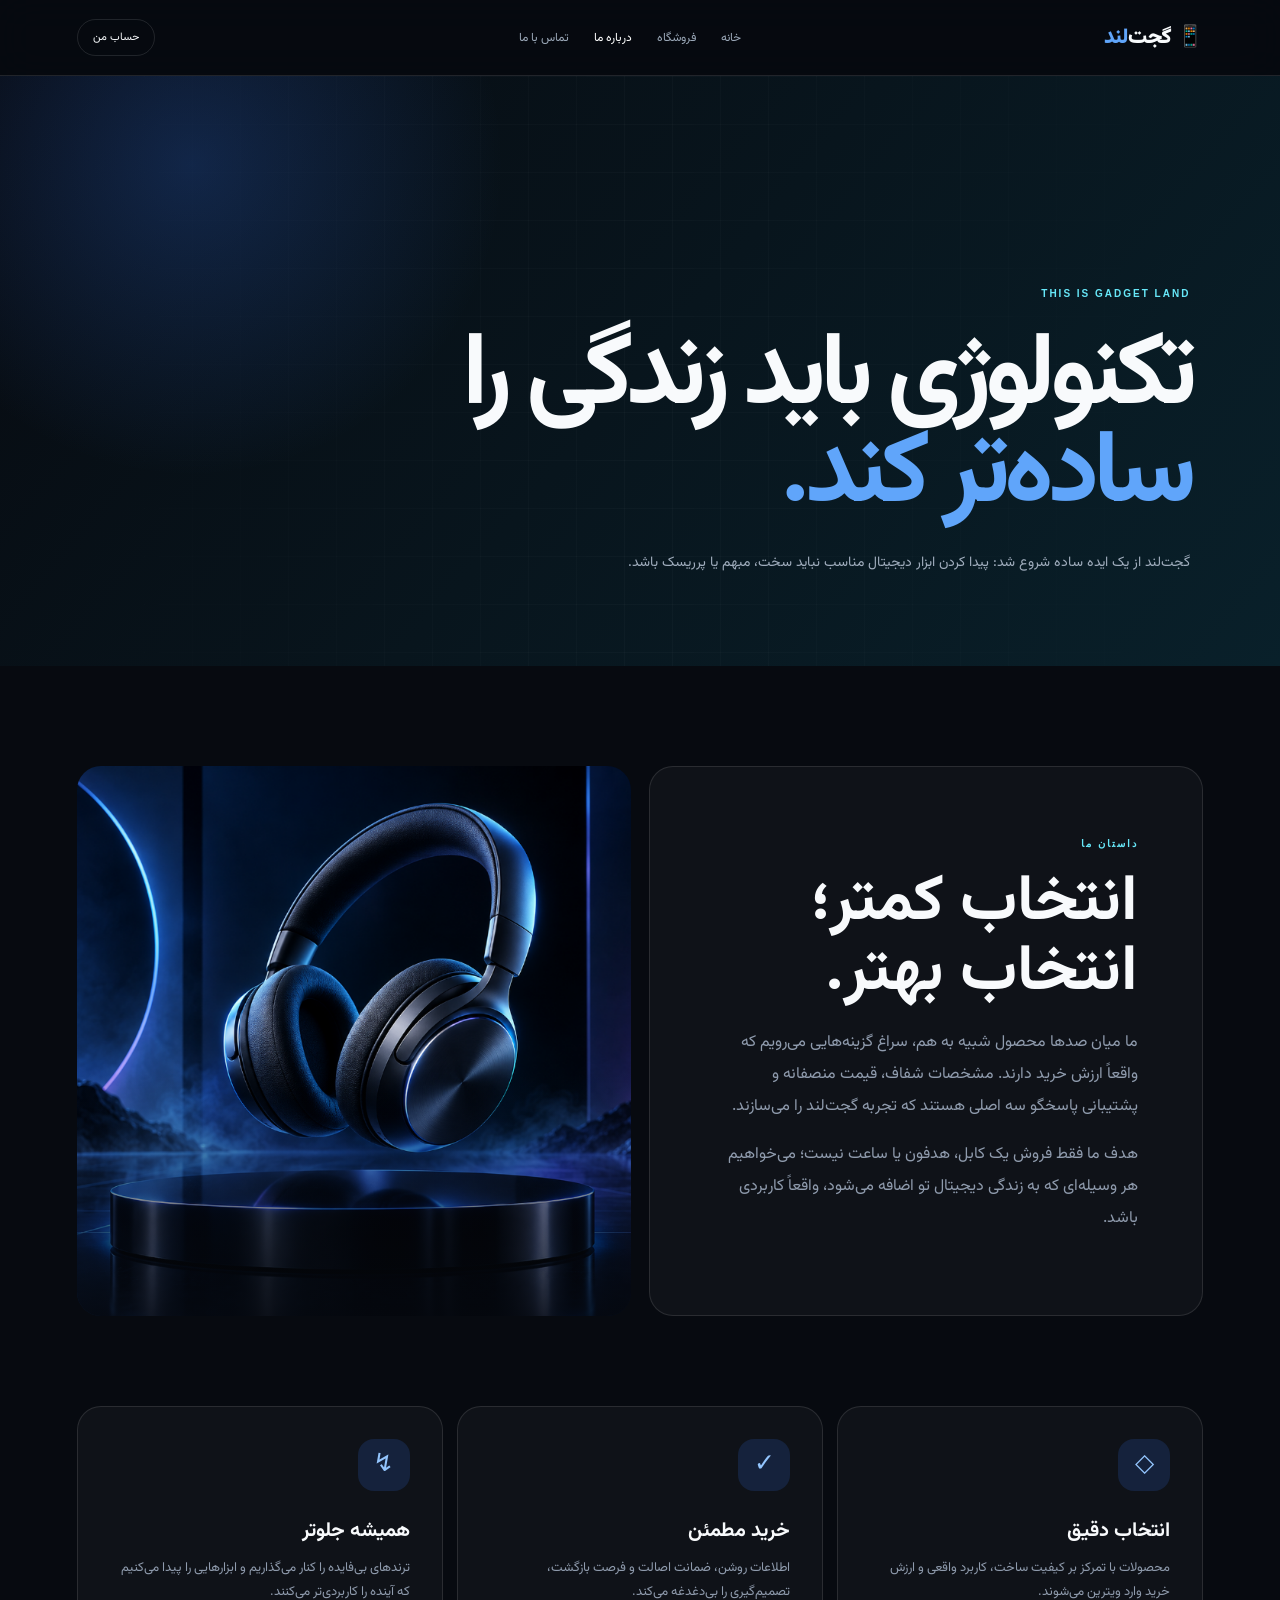
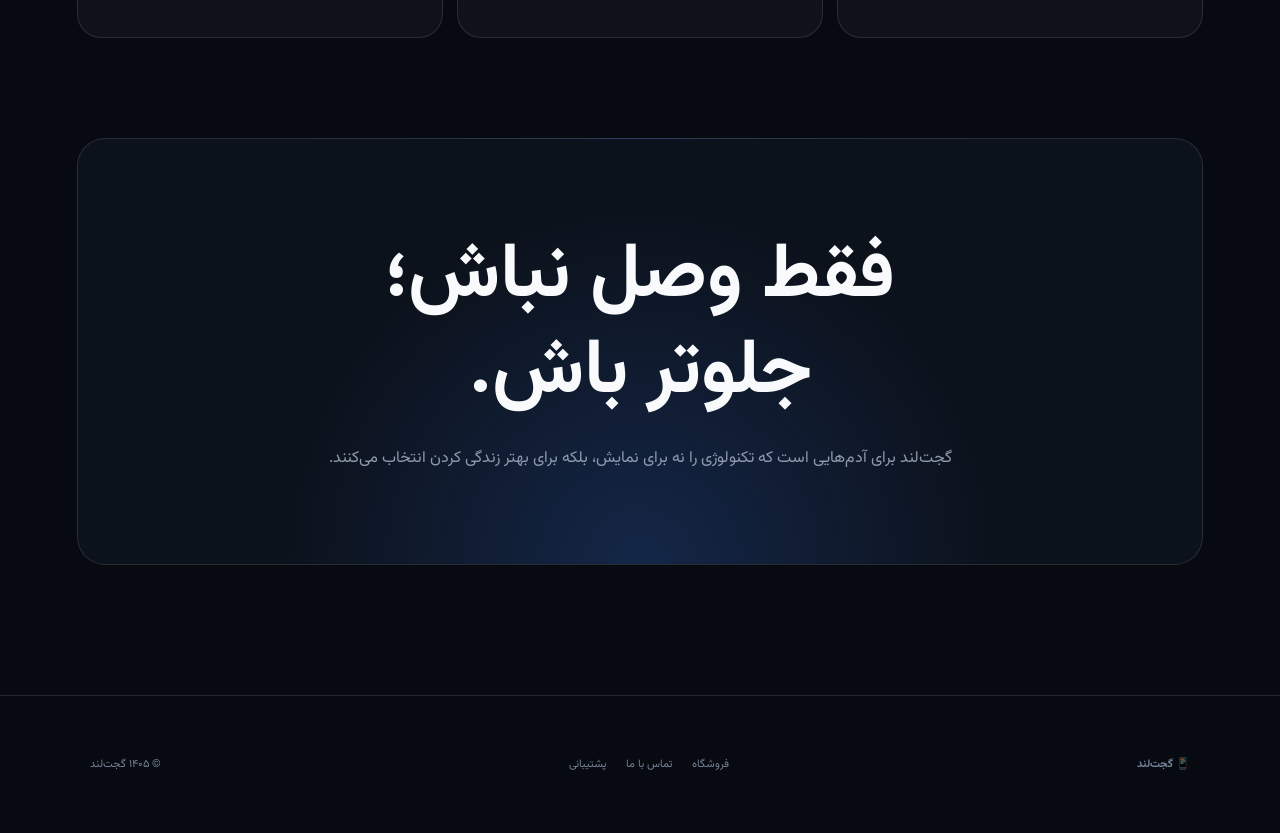
<file: about.html>
<!doctype html>
<html lang="fa" dir="rtl"><head><meta charset="UTF-8"><meta name="viewport" content="width=device-width,initial-scale=1"><meta name="description" content="درباره گجت‌لند؛ فروشگاهی برای انتخاب مطمئن‌تر گجت و لوازم جانبی"><title>درباره ما | گجت‌لند</title><link rel="preconnect" href="https://fonts.googleapis.com"><link rel="preconnect" href="https://fonts.gstatic.com" crossorigin><link href="https://fonts.googleapis.com/css2?family=Vazirmatn:wght@300;400;500;600;700;800;900&display=swap" rel="stylesheet"><link rel="stylesheet" href="info-pages.css?v=1"></head>
<body><header class="info-header"><a class="info-logo" href="index.html">📱 گجت<i>‌لند</i></a><nav><a href="index.html">خانه</a><a href="shop.html">فروشگاه</a><a class="active" href="about.html">درباره ما</a><a href="contact.html">تماس با ما</a></nav><a class="info-account" href="account.html">حساب من</a></header>
<main><section class="info-hero"><div class="info-hero-copy"><span class="eyebrow">THIS IS GADGET LAND</span><h1>تکنولوژی باید زندگی را <i>ساده‌تر کند.</i></h1><p>گجت‌لند از یک ایده ساده شروع شد: پیدا کردن ابزار دیجیتال مناسب نباید سخت، مبهم یا پرریسک باشد.</p></div></section>
<div class="info-main"><section class="story-grid"><div class="story-copy"><span class="eyebrow">داستان ما</span><h2>انتخاب کمتر؛ انتخاب بهتر.</h2><p>ما میان صدها محصول شبیه به هم، سراغ گزینه‌هایی می‌رویم که واقعاً ارزش خرید دارند. مشخصات شفاف، قیمت منصفانه و پشتیبانی پاسخگو سه اصلی هستند که تجربه گجت‌لند را می‌سازند.</p><p>هدف ما فقط فروش یک کابل، هدفون یا ساعت نیست؛ می‌خواهیم هر وسیله‌ای که به زندگی دیجیتال تو اضافه می‌شود، واقعاً کاربردی باشد.</p></div><div class="story-visual"><img src="assets/home/headphones-studio-web.png" alt="هدفون حرفه‌ای در استودیوی گجت‌لند"></div></section>
<section class="values"><article><span>◇</span><h3>انتخاب دقیق</h3><p>محصولات با تمرکز بر کیفیت ساخت، کاربرد واقعی و ارزش خرید وارد ویترین می‌شوند.</p></article><article><span>✓</span><h3>خرید مطمئن</h3><p>اطلاعات روشن، ضمانت اصالت و فرصت بازگشت، تصمیم‌گیری را بی‌دغدغه می‌کند.</p></article><article><span>↯</span><h3>همیشه جلوتر</h3><p>ترندهای بی‌فایده را کنار می‌گذاریم و ابزارهایی را پیدا می‌کنیم که آینده را کاربردی‌تر می‌کنند.</p></article></section>
<section class="manifesto"><h2>فقط وصل نباش؛<br>جلوتر باش.</h2><p>گجت‌لند برای آدم‌هایی است که تکنولوژی را نه برای نمایش، بلکه برای بهتر زندگی کردن انتخاب می‌کنند.</p></section></div></main>
<footer class="info-footer"><b>📱 گجت‌لند</b><nav><a href="shop.html">فروشگاه</a><a href="contact.html">تماس با ما</a><a href="index.html#support">پشتیبانی</a></nav><span>© ۱۴۰۵ گجت‌لند</span></footer></body></html>
</file>
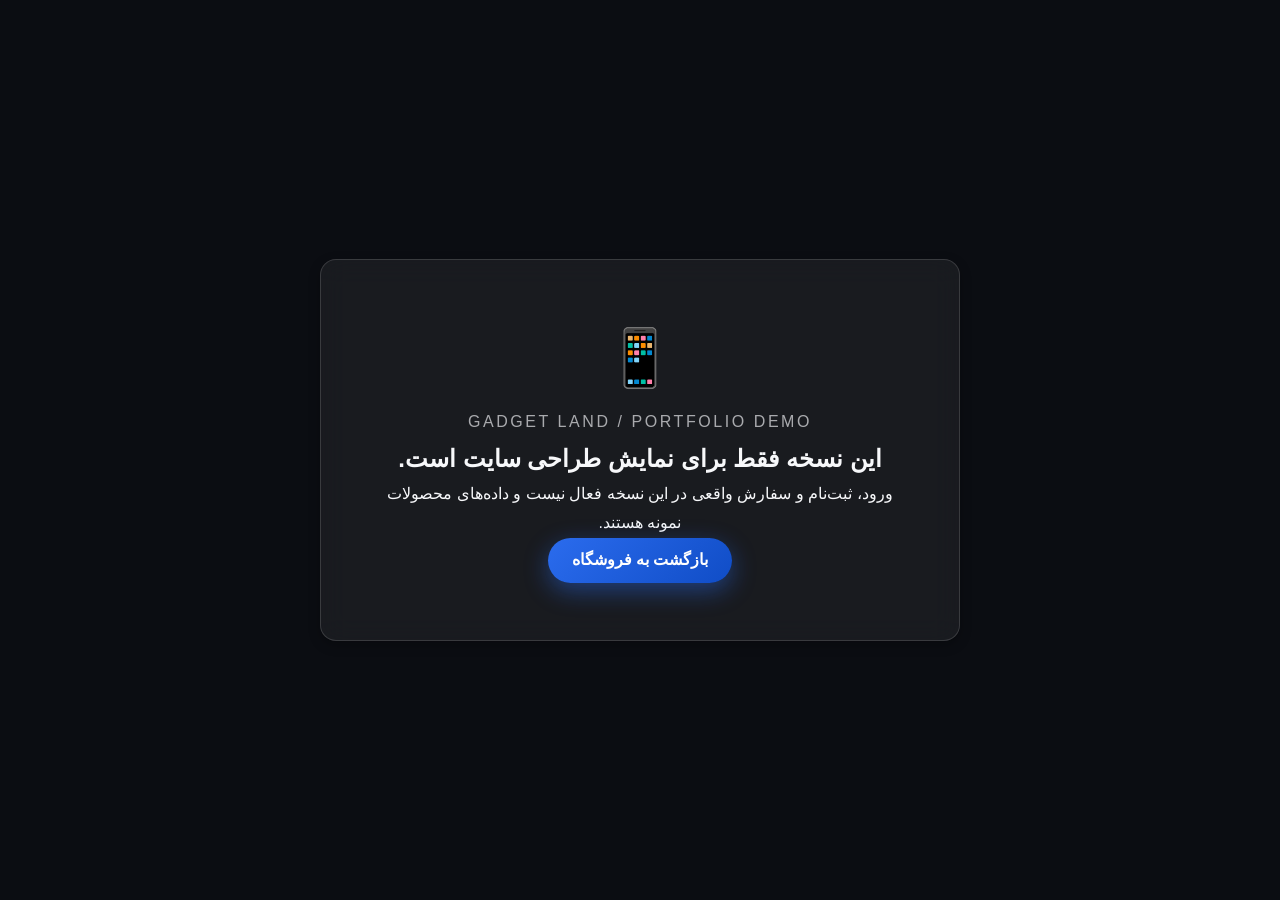
<file: account.html>
<!doctype html><html lang="fa" dir="rtl"><head><meta charset="utf-8"><meta name="viewport" content="width=device-width,initial-scale=1"><title>حساب کاربری | گجت‌لند</title><link rel="stylesheet" href="css/style.css?v=4"></head><body><main style="min-height:100vh;display:grid;place-items:center;padding:32px"><section class="glass" style="max-width:640px;width:100%;padding:48px;text-align:center"><div style="font-size:56px">📱</div><p style="letter-spacing:.16em;text-transform:uppercase;opacity:.65">GADGET LAND / PORTFOLIO DEMO</p><h1>این نسخه فقط برای نمایش طراحی سایت است.</h1><p>ورود، ثبت‌نام و سفارش واقعی در این نسخه فعال نیست و داده‌های محصولات نمونه هستند.</p><a class="btn btn-primary" href="shop.html">بازگشت به فروشگاه</a></section></main></body></html>
</file>
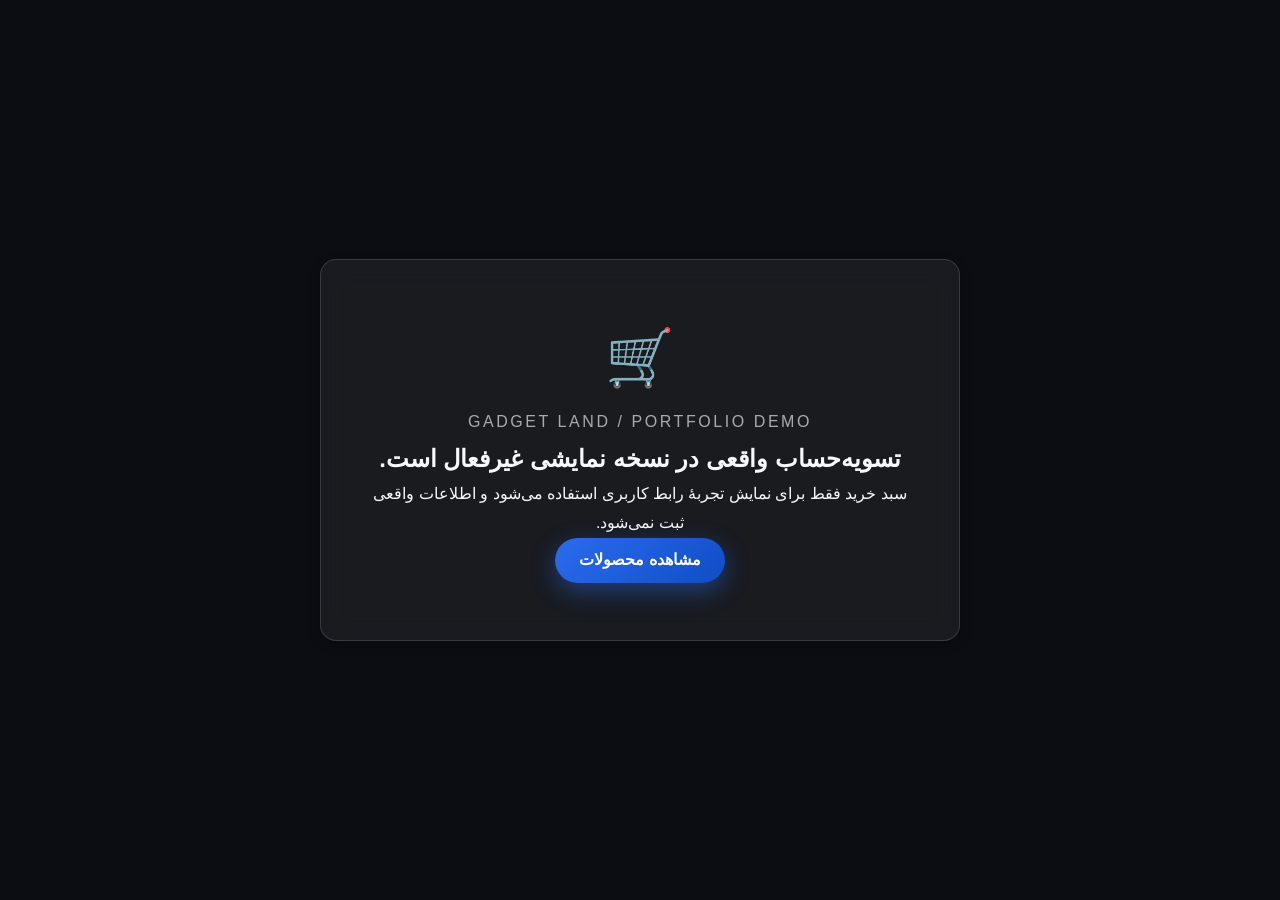
<file: checkout.html>
<!doctype html><html lang="fa" dir="rtl"><head><meta charset="utf-8"><meta name="viewport" content="width=device-width,initial-scale=1"><title>سبد خرید | گجت‌لند</title><link rel="stylesheet" href="css/style.css?v=4"></head><body><main style="min-height:100vh;display:grid;place-items:center;padding:32px"><section class="glass" style="max-width:640px;width:100%;padding:48px;text-align:center"><div style="font-size:56px">🛒</div><p style="letter-spacing:.16em;text-transform:uppercase;opacity:.65">GADGET LAND / PORTFOLIO DEMO</p><h1>تسویه‌حساب واقعی در نسخه نمایشی غیرفعال است.</h1><p>سبد خرید فقط برای نمایش تجربهٔ رابط کاربری استفاده می‌شود و اطلاعات واقعی ثبت نمی‌شود.</p><a class="btn btn-primary" href="shop.html">مشاهده محصولات</a></section></main></body></html>
</file>
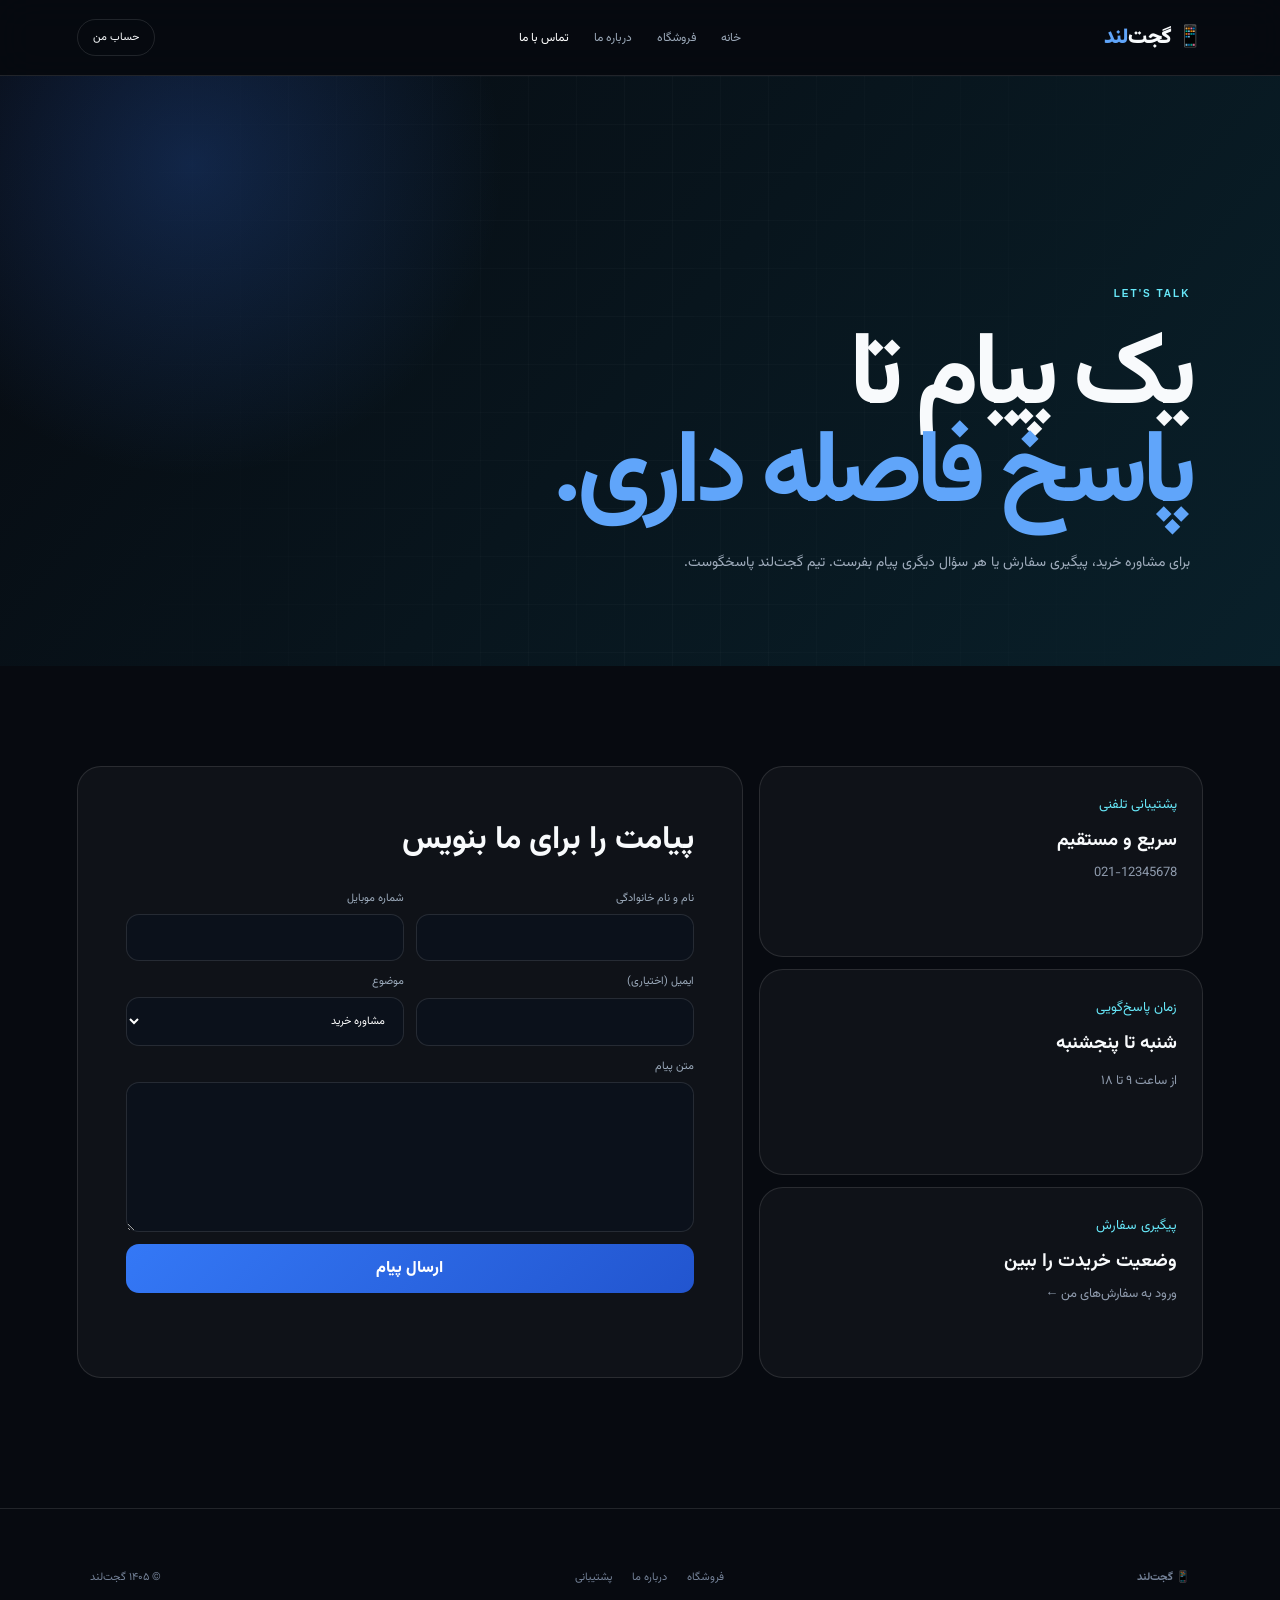
<file: contact.html>
<!doctype html>
<html lang="fa" dir="rtl"><head><meta charset="UTF-8"><meta name="viewport" content="width=device-width,initial-scale=1"><meta name="description" content="تماس با پشتیبانی گجت‌لند"><title>تماس با ما | گجت‌لند</title><link rel="preconnect" href="https://fonts.googleapis.com"><link rel="preconnect" href="https://fonts.gstatic.com" crossorigin><link href="https://fonts.googleapis.com/css2?family=Vazirmatn:wght@300;400;500;600;700;800;900&display=swap" rel="stylesheet"><link rel="stylesheet" href="info-pages.css?v=1"></head>
<body><header class="info-header"><a class="info-logo" href="index.html">📱 گجت<i>‌لند</i></a><nav><a href="index.html">خانه</a><a href="shop.html">فروشگاه</a><a href="about.html">درباره ما</a><a class="active" href="contact.html">تماس با ما</a></nav><a class="info-account" href="account.html">حساب من</a></header>
<main><section class="info-hero"><div class="info-hero-copy"><span class="eyebrow">LET'S TALK</span><h1>یک پیام تا <i>پاسخ فاصله داری.</i></h1><p>برای مشاوره خرید، پیگیری سفارش یا هر سؤال دیگری پیام بفرست. تیم گجت‌لند پاسخگوست.</p></div></section>
<div class="info-main"><section class="contact-intro"><div class="contact-list"><article class="contact-card"><small>پشتیبانی تلفنی</small><h3>سریع و مستقیم</h3><a data-support-phone href="contact.html">شماره پشتیبانی در حال دریافت است…</a></article><article class="contact-card"><small>زمان پاسخ‌گویی</small><h3>شنبه تا پنجشنبه</h3><p>از ساعت ۹ تا ۱۸</p></article><article class="contact-card"><small>پیگیری سفارش</small><h3>وضعیت خریدت را ببین</h3><a href="account.html#orders">ورود به سفارش‌های من ←</a></article></div>
<form class="contact-form" id="contactForm" novalidate><h2>پیامت را برای ما بنویس</h2><div class="form-grid"><label class="field"><span>نام و نام خانوادگی</span><input name="name" minlength="2" maxlength="120" required></label><label class="field"><span>شماره موبایل</span><input name="phone" inputmode="tel" maxlength="20" required></label><label class="field"><span>ایمیل (اختیاری)</span><input name="email" type="email" maxlength="190"></label><label class="field"><span>موضوع</span><select name="subject"><option>مشاوره خرید</option><option>پیگیری سفارش</option><option>خدمات پس از فروش</option><option>پیشنهاد و همکاری</option><option>سایر موارد</option></select></label><label class="field field-full"><span>متن پیام</span><textarea name="message" minlength="10" maxlength="3000" required></textarea></label><button class="contact-submit field-full" type="submit">ارسال پیام</button></div><p class="form-status" id="contactStatus" role="status" aria-live="polite"></p></form></section></div></main>
<footer class="info-footer"><b>📱 گجت‌لند</b><nav><a href="shop.html">فروشگاه</a><a href="about.html">درباره ما</a><a href="index.html#support">پشتیبانی</a></nav><span>© ۱۴۰۵ گجت‌لند</span></footer><script src="js/demo-data.js"></script><script src="contact.js?v=1"></script></body></html>
</file>
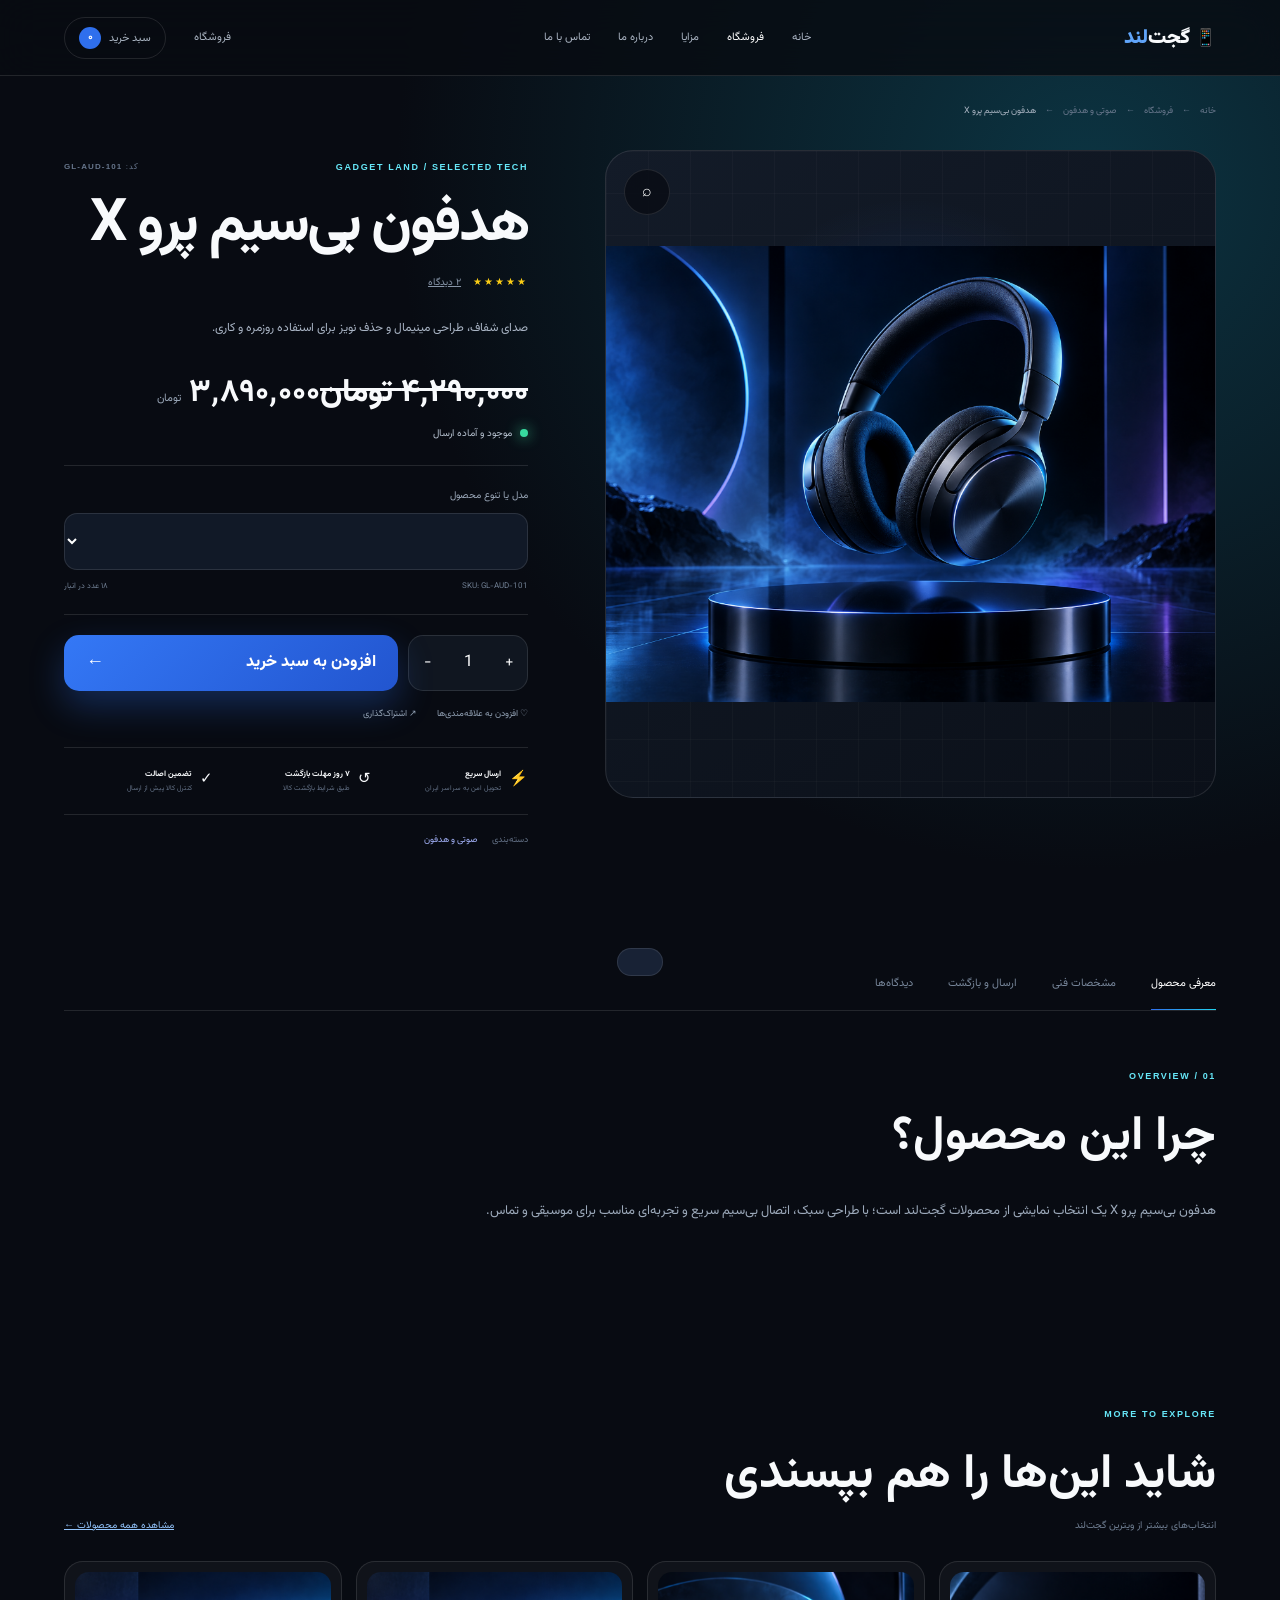
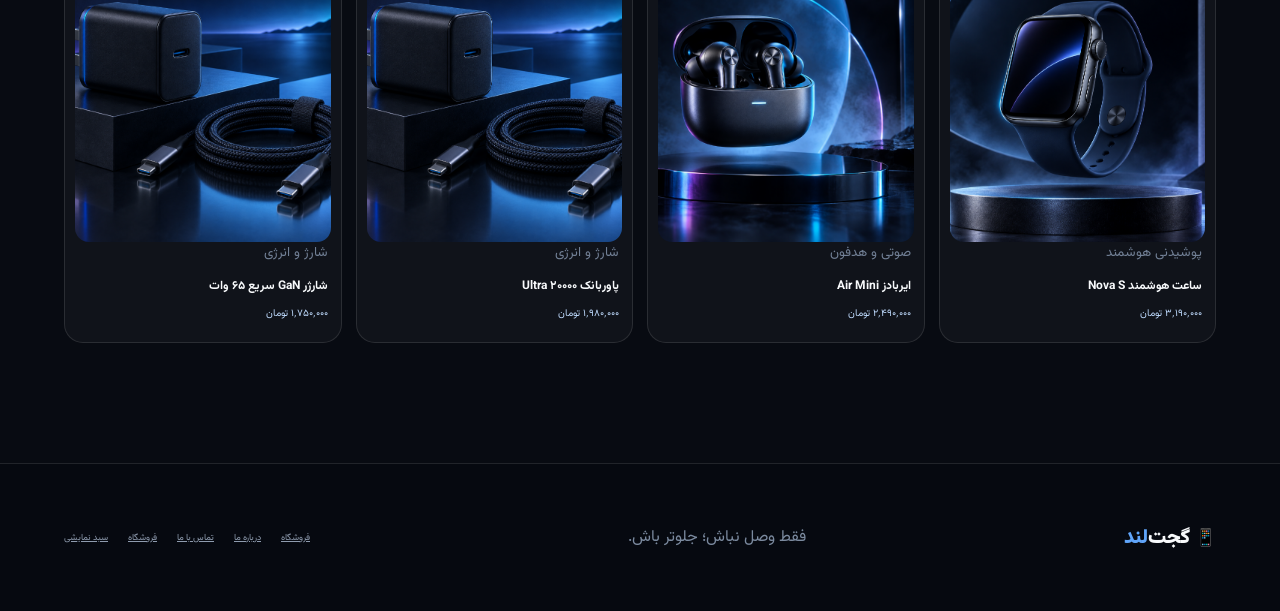
<file: product.html>
<!doctype html>
<html lang="fa" dir="rtl">
<head>
  <meta charset="UTF-8">
  <meta name="viewport" content="width=device-width,initial-scale=1">
  <meta name="description" content="مشاهده مشخصات، مدل‌ها، موجودی و خرید محصول از گجت‌لند">
  <title>محصول | گجت‌لند</title>
  <link rel="preconnect" href="https://fonts.googleapis.com">
  <link rel="preconnect" href="https://fonts.gstatic.com" crossorigin>
  <link href="https://fonts.googleapis.com/css2?family=Vazirmatn:wght@300;400;500;600;700;800;900&display=swap" rel="stylesheet">
  <link rel="stylesheet" href="product-detail.css?v=21">
</head>
<body class="product-page">
  <header class="product-header">
    <a class="product-logo" href="index.html"><span>📱</span> گجت<span>‌لند</span></a>
    <nav aria-label="منوی اصلی"><a href="index.html">خانه</a><a href="shop.html" class="active">فروشگاه</a><a href="index.html#features">مزایا</a><a href="about.html">درباره ما</a><a href="contact.html">تماس با ما</a></nav>
    <div class="header-actions"><a href="shop.html">فروشگاه</a><a class="header-cart" href="checkout.html">سبد خرید <b class="cart-count">۰</b></a></div>
  </header>

  <main>
    <nav class="breadcrumbs" aria-label="مسیر صفحه"><a href="index.html">خانه</a><span>←</span><a href="shop.html">فروشگاه</a><span>←</span><a class="crumb-category" href="shop.html">محصول</a><span>←</span><span class="crumb-name">در حال دریافت…</span></nav>

    <section class="product-layout" aria-live="polite">
      <div class="gallery">
        <div class="gallery-stage"><div class="image-loading"><span></span><p>در حال دریافت تصویر محصول…</p></div></div>
        <div class="thumbnails" aria-label="تصاویر محصول"></div>
      </div>

      <article class="summary">
        <div class="summary-top"><span class="category-label">GADGET LAND / SELECTED TECH</span><span class="product-code">کد: <b class="meta-sku">—</b></span></div>
        <h1 class="product-name">در حال بارگذاری محصول…</h1>
        <div class="rating"><span>☆ ☆ ☆ ☆ ☆</span><a href="#reviews">بدون دیدگاه</a></div>
        <p class="short-description">اطلاعات محصول از فروشگاه دریافت می‌شود.</p>
        <div class="price"></div>
        <div class="availability"><i></i><span class="stock-text">در حال بررسی موجودی…</span></div>

        <div class="variation-box">
          <label for="variant-select">مدل یا تنوع محصول</label>
          <select class="variant-select" id="variant-select"></select>
          <div class="variant-meta"><span class="selected-sku"></span><span class="selected-stock"></span></div>
        </div>

        <div class="buy-row">
          <div class="quantity" aria-label="تعداد"><button class="qty-plus" type="button" aria-label="افزایش تعداد">+</button><input class="qty" value="1" inputmode="numeric" aria-label="تعداد"><button class="qty-minus" type="button" aria-label="کاهش تعداد">−</button></div>
          <button class="add-product" type="button"><span>افزودن به سبد خرید</span><i>←</i></button>
        </div>
        <div class="secondary-actions"><button class="wishlist" type="button" aria-pressed="false">♡ افزودن به علاقه‌مندی‌ها</button><button class="share" type="button">↗ اشتراک‌گذاری</button></div>

        <div class="purchase-benefits">
          <div><i>⚡</i><span><b>ارسال سریع</b><small>تحویل امن به سراسر ایران</small></span></div>
          <div><i>↺</i><span><b>۷ روز مهلت بازگشت</b><small>طبق شرایط بازگشت کالا</small></span></div>
          <div><i>✓</i><span><b>تضمین اصالت</b><small>کنترل کالا پیش از ارسال</small></span></div>
        </div>
        <div class="product-meta"><span>دسته‌بندی</span><a class="meta-category" href="shop.html">—</a></div>
      </article>
    </section>

    <section class="information">
      <div class="tabs" role="tablist" aria-label="اطلاعات محصول"><button class="active" data-tab="description" type="button">معرفی محصول</button><button data-tab="specs" type="button">مشخصات فنی</button><button data-tab="shipping" type="button">ارسال و بازگشت</button><button data-tab="reviews" type="button">دیدگاه‌ها</button></div>
      <article class="tab-panel active" data-panel="description"><span class="section-index">01 / OVERVIEW</span><h2>چرا این محصول؟</h2><p class="full-description"></p></article>
      <article class="tab-panel" data-panel="specs"><span class="section-index">02 / TECH SPECS</span><h2>جزئیات فنی، بدون ابهام</h2><dl class="spec-list"></dl></article>
      <article class="tab-panel" data-panel="shipping"><span class="section-index">03 / DELIVERY</span><h2>خرید مطمئن تا لحظه تحویل</h2><p>سفارش پس از کنترل موجودی و سلامت کالا با بسته‌بندی ایمن ارسال می‌شود. برای درخواست بازگشت، تا ۷ روز پس از تحویل از بخش سفارش‌های حساب کاربری اقدام کنید؛ کالا باید در شرایط اولیه باشد.</p><a class="inline-link" href="shop.html">ادامه تماشا در فروشگاه ←</a></article>
      <article class="tab-panel" data-panel="reviews" id="reviews"><span class="section-index">04 / REVIEWS</span><h2>دیدگاه خریداران</h2><div class="empty-reviews"><b>هنوز دیدگاهی ثبت نشده است.</b><p>تجربه شما می‌تواند انتخاب بعدی را ساده‌تر کند.</p></div></article>
    </section>

    <section class="related"><span class="section-index">MORE TO EXPLORE</span><div class="related-head"><div><h2>شاید این‌ها را هم بپسندی</h2><p>انتخاب‌های بیشتر از ویترین گجت‌لند</p></div><a href="shop.html">مشاهده همه محصولات ←</a></div><div class="related-grid"></div></section>
  </main>

  <footer class="product-footer"><a class="product-logo" href="index.html"><span>📱</span> گجت<span>‌لند</span></a><p>فقط وصل نباش؛ جلوتر باش.</p><nav><a href="shop.html">فروشگاه</a><a href="about.html">درباره ما</a><a href="contact.html">تماس با ما</a><a href="shop.html">فروشگاه</a><a href="checkout.html">سبد نمایشی</a></nav></footer>
  <div class="lightbox" role="dialog" aria-modal="true" aria-label="نمای بزرگ تصویر"><button type="button" aria-label="بستن">×</button><img alt="نمای بزرگ محصول"></div>
  <div class="notice" role="status" aria-live="polite"></div>
  <script src="js/demo-data.js"></script>
  <script src="product-detail.js?v=1"></script>
</body>
</html>
</file>
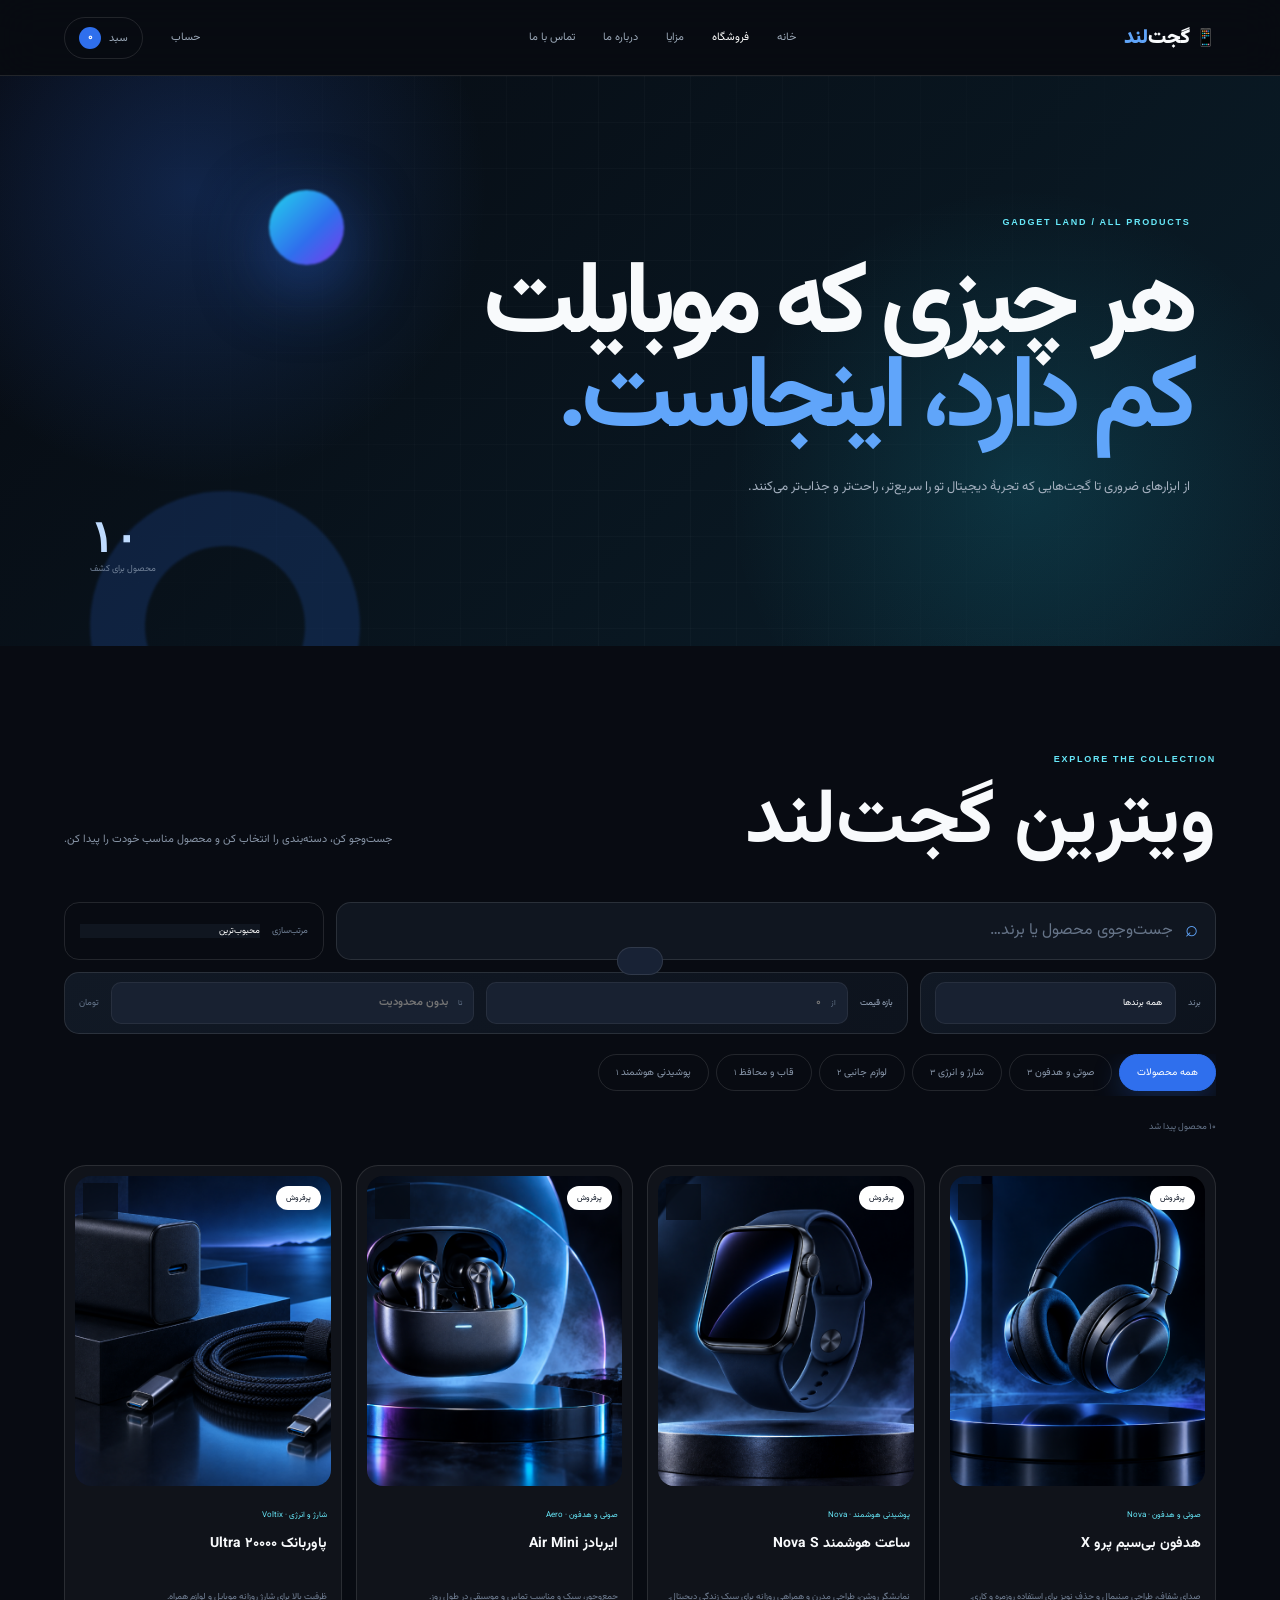
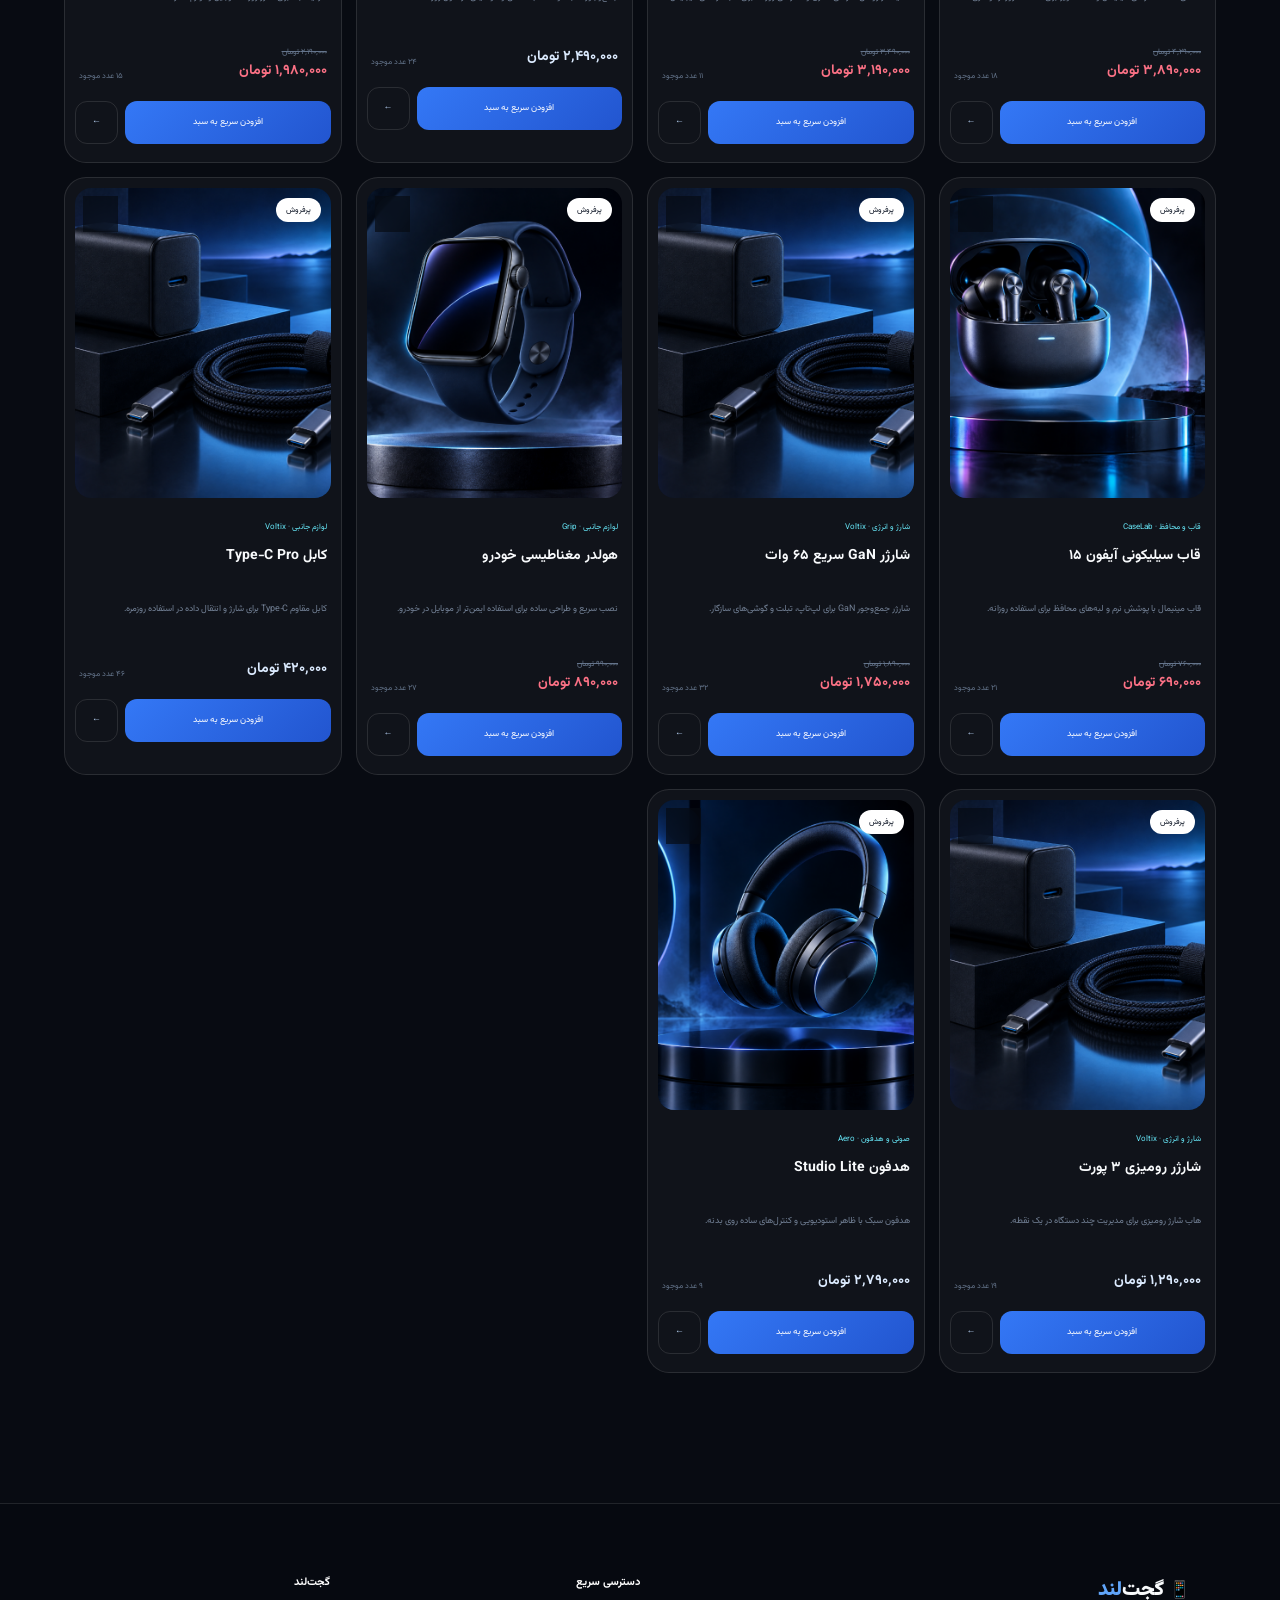
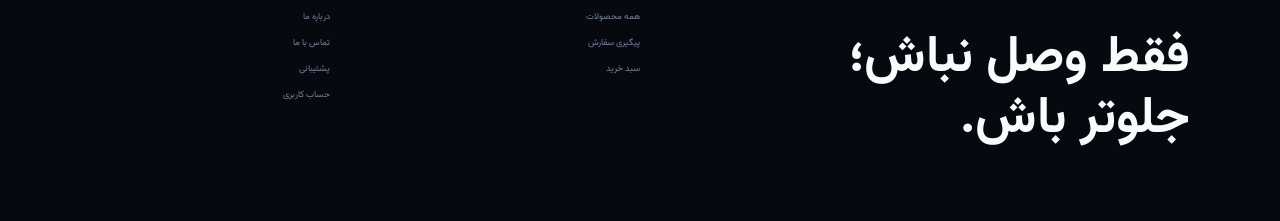
<file: shop.html>
<!doctype html>
<html lang="fa" dir="rtl">
<head>
  <meta charset="UTF-8">
  <meta name="viewport" content="width=device-width,initial-scale=1">
  <meta name="description" content="فروشگاه گجت‌لند؛ جست‌وجو و خرید لوازم جانبی موبایل، هدفون، شارژر، قاب و گجت‌های کاربردی">
  <title>فروشگاه | گجت‌لند</title>
  <link rel="preconnect" href="https://fonts.googleapis.com">
  <link rel="preconnect" href="https://fonts.gstatic.com" crossorigin>
  <link href="https://fonts.googleapis.com/css2?family=Vazirmatn:wght@300;400;500;600;700;800;900&display=swap" rel="stylesheet">
  <link rel="stylesheet" href="shop.css?v=4">
</head>
<body>
  <header class="shop-header">
    <a class="shop-logo" href="index.html"><span>📱</span> گجت<span>‌لند</span></a>
    <nav><a href="index.html">خانه</a><a class="active" href="shop.html">فروشگاه</a><a href="index.html#features">مزایا</a><a href="about.html">درباره ما</a><a href="contact.html">تماس با ما</a></nav>
    <div class="shop-actions"><a href="account.html">حساب</a><a class="shop-cart" href="checkout.html">سبد <b data-cart-count>۰</b></a></div>
  </header>

  <main>
    <section class="shop-hero">
      <div class="shop-hero-grid" aria-hidden="true"></div><div class="shop-orb orb-a" aria-hidden="true"></div><div class="shop-orb orb-b" aria-hidden="true"></div>
      <div class="shop-hero-copy"><span>GADGET LAND / ALL PRODUCTS</span><h1>هر چیزی که موبایلت<br><i>کم دارد، اینجاست.</i></h1><p>از ابزارهای ضروری تا گجت‌هایی که تجربهٔ دیجیتال تو را سریع‌تر، راحت‌تر و جذاب‌تر می‌کنند.</p></div>
      <div class="shop-hero-stat"><strong data-total-products>—</strong><span>محصول برای کشف</span></div>
    </section>

    <section class="store" id="store">
      <div class="store-head"><div><span class="eyebrow">EXPLORE THE COLLECTION</span><h2>ویترین گجت‌لند</h2></div><p>جست‌وجو کن، دسته‌بندی را انتخاب کن و محصول مناسب خودت را پیدا کن.</p></div>
      <div class="shop-tools">
        <label class="shop-search"><span>⌕</span><input id="shopSearch" type="search" placeholder="جست‌وجوی محصول یا برند…" autocomplete="off"></label>
        <label class="shop-sort">مرتب‌سازی<select id="shopSort"><option value="popular">محبوب‌ترین</option><option value="newest">جدیدترین</option><option value="price-asc">ارزان‌ترین</option><option value="price-desc">گران‌ترین</option><option value="name">نام محصول</option></select></label>
      </div>
      <div class="shop-advanced" aria-label="فیلترهای تکمیلی">
        <label class="shop-filter-field"><span>برند</span><select id="shopBrand"><option value="all">همه برندها</option></select></label>
        <div class="price-filter"><span>بازه قیمت</span><label><small>از</small><input id="shopMinPrice" type="number" min="0" step="10000" inputmode="numeric" placeholder="۰"></label><label><small>تا</small><input id="shopMaxPrice" type="number" min="0" step="10000" inputmode="numeric" placeholder="بدون محدودیت"></label><em>تومان</em></div>
      </div>
      <div class="category-bar" id="shopCategories" role="group" aria-label="دسته‌بندی‌ها"><button class="active" data-category="all" type="button">همه محصولات</button></div>
      <div class="result-line"><span id="shopResult">در حال دریافت محصولات…</span><button id="clearShopFilters" type="button" hidden>پاک‌کردن فیلترها ×</button></div>
      <div class="shop-grid" id="shopGrid"><div class="shop-loading"><i></i><p>در حال چیدن ویترین…</p></div></div>
    </section>
  </main>

  <footer class="shop-footer"><div><a class="shop-logo" href="index.html"><span>📱</span> گجت<span>‌لند</span></a><h2>فقط وصل نباش؛<br>جلوتر باش.</h2></div><nav><b>دسترسی سریع</b><a href="shop.html">همه محصولات</a><a href="account.html#orders">پیگیری سفارش</a><a href="checkout.html">سبد خرید</a></nav><nav><b>گجت‌لند</b><a href="about.html">درباره ما</a><a href="contact.html">تماس با ما</a><a href="index.html#support">پشتیبانی</a><a href="account.html">حساب کاربری</a></nav></footer>
  <div class="shop-toast" role="status" aria-live="polite"></div>
  <script src="js/demo-data.js"></script>
  <script src="shop.js?v=4"></script>
</body>
</html>
</file>
<file: info-pages.css>
:root{--bg:#070a10;--panel:#101722;--text:#f8fafc;--muted:#8f9bad;--line:rgba(255,255,255,.11);--blue:#3478f6;--cyan:#67e8f9}*{box-sizing:border-box}html{scroll-behavior:smooth}body{margin:0;overflow-x:hidden;background:var(--bg);color:var(--text);font-family:Vazirmatn,Tahoma,sans-serif}a{color:inherit;text-decoration:none}button,input,textarea,select{font:inherit}.info-header{height:76px;padding:0 clamp(18px,6vw,90px);display:flex;align-items:center;justify-content:space-between;gap:28px;position:sticky;top:0;z-index:20;border-bottom:1px solid var(--line);background:rgba(7,10,16,.84);backdrop-filter:blur(18px)}.info-logo{font-size:21px;font-weight:900}.info-logo i{color:#60a5fa;font-style:normal}.info-header nav{display:flex;gap:25px;color:#9ba8b8;font-size:12px}.info-header nav a:hover,.info-header nav a.active{color:#fff}.info-account{padding:9px 15px;border:1px solid var(--line);border-radius:99px;font-size:11px}.info-hero{min-height:590px;display:grid;align-items:end;position:relative;overflow:hidden;padding:110px clamp(20px,7vw,110px) 75px;background:radial-gradient(circle at 15% 15%,rgba(52,120,246,.23),transparent 26%),linear-gradient(130deg,#070a10,#09202a)}.info-hero::before{content:"";position:absolute;inset:0;background-image:linear-gradient(rgba(255,255,255,.025) 1px,transparent 1px),linear-gradient(90deg,rgba(255,255,255,.025) 1px,transparent 1px);background-size:48px 48px;mask-image:linear-gradient(90deg,transparent,#000,transparent)}.info-hero-copy{position:relative;z-index:1;max-width:1000px}.eyebrow{color:var(--cyan);font:700 10px sans-serif;letter-spacing:.2em}.info-hero h1{max-width:930px;margin:24px 0;font-size:clamp(54px,8vw,112px);line-height:.95;letter-spacing:-.06em}.info-hero h1 i{display:block;color:#60a5fa;font-style:normal}.info-hero p{max-width:660px;color:#a0adbd;line-height:2;font-size:14px}.info-main{max-width:1380px;margin:auto;padding:100px clamp(20px,6vw,90px) 130px}.story-grid{display:grid;grid-template-columns:1fr 1fr;gap:18px;align-items:stretch}.story-copy,.values article,.contact-card,.contact-form{border:1px solid var(--line);border-radius:24px;background:rgba(255,255,255,.035)}.story-copy{padding:clamp(28px,5vw,70px)}.story-copy h2,.section-heading h2{margin:12px 0 18px;font-size:clamp(34px,5vw,68px);line-height:1.1}.story-copy p,.section-heading p{color:var(--muted);line-height:2}.story-visual{min-height:520px;position:relative;overflow:hidden;border-radius:24px}.story-visual img{width:100%;height:100%;object-fit:cover}.story-visual::after{content:"";position:absolute;inset:0;background:linear-gradient(180deg,transparent 55%,rgba(5,8,14,.85))}.values{display:grid;grid-template-columns:repeat(3,1fr);gap:14px;margin-top:90px}.values article{padding:32px}.values span{display:grid;place-items:center;width:52px;height:52px;border-radius:16px;background:rgba(52,120,246,.16);color:#93c5fd;font-size:25px}.values h3{margin:24px 0 9px;font-size:20px}.values p{margin:0;color:var(--muted);line-height:1.9;font-size:13px}.manifesto{margin-top:100px;padding:clamp(35px,7vw,90px);border:1px solid var(--line);border-radius:28px;text-align:center;background:radial-gradient(circle at 50% 100%,rgba(52,120,246,.2),transparent 50%),#0c121c}.manifesto h2{max-width:920px;margin:0 auto;font-size:clamp(38px,6vw,80px);line-height:1.25}.manifesto p{max-width:650px;margin:22px auto 0;color:var(--muted);line-height:2}.contact-intro{display:grid;grid-template-columns:.8fr 1.2fr;gap:16px}.contact-list{display:grid;gap:12px}.contact-card{padding:25px}.contact-card small{color:var(--cyan)}.contact-card h3{margin:9px 0 5px}.contact-card p,.contact-card a{color:var(--muted);font-size:13px}.contact-form{padding:clamp(24px,4vw,48px)}.contact-form h2{margin:0 0 25px;font-size:32px}.form-grid{display:grid;grid-template-columns:1fr 1fr;gap:12px}.field{display:grid;gap:7px;color:#9cabbc;font-size:11px}.field-full{grid-column:1/-1}.field input,.field select,.field textarea{width:100%;border:1px solid var(--line);border-radius:13px;outline:0;background:#0b111b;color:#fff;padding:14px}.field textarea{min-height:150px;resize:vertical}.field input:focus,.field select:focus,.field textarea:focus{border-color:var(--blue);box-shadow:0 0 0 3px rgba(52,120,246,.13)}.contact-submit{min-height:49px;padding:0 24px;border:0;border-radius:13px;background:linear-gradient(135deg,#3478f6,#2255cf);color:#fff;font-weight:800;cursor:pointer}.contact-submit:disabled{opacity:.6}.form-status{min-height:24px;margin:12px 0 0;color:#86efac;font-size:12px}.info-footer{padding:60px clamp(20px,7vw,110px);display:flex;justify-content:space-between;align-items:center;gap:30px;border-top:1px solid var(--line);color:#758399;font-size:11px}.info-footer nav{display:flex;gap:20px}.info-footer a:hover{color:#fff}@media(max-width:850px){.info-header nav{display:none}.story-grid,.contact-intro{grid-template-columns:1fr}.values{grid-template-columns:1fr}.story-visual{min-height:380px}.info-hero{min-height:520px}.info-footer{align-items:flex-start;flex-direction:column}.form-grid{grid-template-columns:1fr}.field-full{grid-column:auto}}@media(max-width:520px){.info-header{height:66px;padding:0 14px}.info-account{padding:8px 10px}.info-hero{padding:90px 20px 55px}.info-hero h1{font-size:clamp(48px,15vw,68px)}.info-main{padding-top:70px}.story-copy{padding:25px}.info-footer nav{flex-wrap:wrap}}
</file>
<file: css/style.css>
/* ============================================================
   گجت‌لند — استایل اصلی
   Mobile-first, RTL, Glassmorphism, 8px rhythm
   ============================================================ */

/* ---------- متغیرهای سراسری ---------- */
:root {
  /* رمپ خاکستری خنثی — ۱۰ مرحله */
  --gray-1: #f7f8fa;
  --gray-2: #eef0f3;
  --gray-3: #dfe2e7;
  --gray-4: #c3c8cf;
  --gray-5: #9aa1ab;
  --gray-6: #6f7680;
  --gray-7: #4b515a;
  --gray-8: #31363d;
  --gray-9: #1b1e24;
  --gray-10: #0b0d12;

  /* رنگ تأکیدی آبی hsl(220, 85%, 55%) */
  --accent: hsl(220, 85%, 55%);
  --accent-dark: hsl(220, 85%, 42%);
  --accent-soft: hsla(188, 85%, 50%, 0.25);
  --accent-glow: hsla(220, 85%, 55%, 0.45);

  /* ریتم ۸ پیکسلی */
  --space-1: 8px;
  --space-2: 16px;
  --space-3: 24px;
  --space-4: 32px;
  --space-5: 40px;
  --space-6: 48px;
  --space-8: 64px;
  --space-12: 96px;

  --radius-sm: 8px;
  --radius-md: 16px;
  --radius-lg: 24px;

  --header-h: 64px;
  --shadow-1: 0 4px 12px rgba(0, 0, 0, 0.25);
  --shadow-2: 0 16px 40px rgba(0, 0, 0, 0.35);
  --transition: 0.3s cubic-bezier(0.22, 1, 0.36, 1);

  --bg: var(--gray-10);
  --surface: rgba(255, 255, 255, 0.06);
  --surface-border: rgba(255, 255, 255, 0.14);
  --text: var(--gray-1);
  --text-muted: var(--gray-4);
}

/* ---------- ریست ---------- */
*, *::before, *::after { box-sizing: border-box; margin: 0; padding: 0; }

html { scroll-behavior: smooth; }

body {
  font-family: "Vazirmatn", Tahoma, sans-serif;
  background: var(--bg);
  color: var(--text);
  line-height: 1.8;
  overflow-x: hidden;
}

body.modal-open { overflow: hidden; }

.skip-link {
  position: fixed;
  top: 8px;
  inset-inline-start: 8px;
  z-index: 999;
  padding: 8px 16px;
  border-radius: 10px;
  background: #fff;
  color: #111827;
  transform: translateY(-150%);
  transition: transform var(--transition);
}
.skip-link:focus { transform: translateY(0); }

img, canvas { display: block; max-width: 100%; }
a { color: inherit; text-decoration: none; }
ul { list-style: none; }
button { font-family: inherit; cursor: pointer; }
input { font-family: inherit; }
button, input, select, textarea { font: inherit; }
button:focus-visible, a:focus-visible, input:focus-visible, select:focus-visible, textarea:focus-visible, summary:focus-visible {
  outline: 3px solid #67e8f9;
  outline-offset: 3px;
}

/* ---------- اسکرول‌بار نرم ---------- */
::-webkit-scrollbar { width: 10px; height: 10px; }
::-webkit-scrollbar-track { background: var(--gray-9); }
::-webkit-scrollbar-thumb {
  background: linear-gradient(180deg, var(--accent), var(--accent-dark));
  border-radius: 8px;
  border: 2px solid var(--gray-9);
}
::-webkit-scrollbar-thumb:hover { background: var(--accent); }
* { scrollbar-color: var(--accent) var(--gray-9); scrollbar-width: thin; }

::selection { background: var(--accent); color: #fff; }

.container {
  width: min(calc(100% - 32px), 1200px);
  margin-inline: auto;
}

.section { padding-block: var(--space-12); }

.section-title {
  font-size: clamp(28px, 4vw, 40px);
  font-weight: 800;
  text-align: center;
  margin-bottom: var(--space-1);
}

.section-subtitle {
  text-align: center;
  color: var(--text-muted);
  margin-bottom: var(--space-8);
}

/* ---------- شیشه‌ای (Glassmorphism) ---------- */
.glass {
  background: var(--surface);
  border: 1px solid var(--surface-border);
  border-radius: var(--radius-md);
  backdrop-filter: blur(14px);
  -webkit-backdrop-filter: blur(14px);
  box-shadow: var(--shadow-1);
}

/* ---------- دکمه‌ها ---------- */
.btn {
  display: inline-block;
  padding: var(--space-1) var(--space-3);
  border: none;
  border-radius: 999px;
  font-size: 16px;
  font-weight: 700;
  transition: transform var(--transition), box-shadow var(--transition), background var(--transition);
  position: relative;
  overflow: hidden;
  user-select: none;
}

.btn-primary {
  background: linear-gradient(135deg, var(--accent), var(--accent-dark));
  color: #fff;
  box-shadow: 0 8px 24px var(--accent-glow);
}
.btn-primary:hover { transform: translateY(-4px); box-shadow: 0 14px 32px var(--accent-glow); }

.btn-ghost {
  background: transparent;
  color: var(--text);
  border: 1px solid var(--surface-border);
  backdrop-filter: blur(8px);
}
.btn-ghost:hover { background: rgba(255, 255, 255, 0.08); transform: translateY(-4px); }

.btn-lg { padding: var(--space-2) var(--space-5); font-size: 18px; }
.btn-block { width: 100%; }

/* افکت موج (Ripple) */
.ripple { position: relative; overflow: hidden; }
.ripple .ripple-ink {
  position: absolute;
  border-radius: 50%;
  background: hsla(188, 85%, 50%, 0.25); /* corrected: 050% -> 50% */
  transform: scale(0);
  animation: rippleAnim 0.6s ease-out forwards;
  pointer-events: none;
}
@keyframes rippleAnim { to { transform: scale(4); opacity: 0; } }

/* ---------- هدر ---------- */
.site-header {
  position: fixed;
  inset-inline: 0;
  top: 0;
  z-index: 100;
  height: var(--header-h);
  display: flex;
  align-items: center;
  transition: background var(--transition), box-shadow var(--transition);
}
.site-header.scrolled {
  background: hsla(220, 20%, 8%, 0.75);
  backdrop-filter: blur(16px);
  -webkit-backdrop-filter: blur(16px);
  box-shadow: var(--shadow-1);
  border-bottom: 1px solid var(--surface-border);
}

.header-inner {
  display: flex;
  align-items: center;
  justify-content: space-between;
  gap: var(--space-2);
}

.logo { display: flex; align-items: center; gap: var(--space-1); font-weight: 900; font-size: 22px; }
.logo-mark { font-size: 26px; }
.logo-text em, .footer-logo em { font-style: normal; color: var(--accent); }

.main-nav { display: none; }
.main-nav ul { display: flex; align-items: center; gap: var(--space-3); }
.nav-link { font-weight: 600; color: var(--text-muted); position: relative; transition: color var(--transition); }
.nav-link::after {
  content: "";
  position: absolute;
  bottom: -4px;
  inset-inline-start: 0;
  width: 0;
  height: 2px;
  background: var(--accent);
  border-radius: 2px;
  transition: width var(--transition);
}
.nav-link:hover { color: var(--text); }
.nav-link:hover::after { width: 100%; }
.category-trigger { border: 0; background: transparent; font: inherit; }
.category-nav { position: relative; }
.category-mega {
  position: absolute;
  top: calc(100% + 16px);
  right: 50%;
  width: min(520px, 80vw);
  padding: 14px;
  display: grid;
  grid-template-columns: repeat(2, 1fr);
  gap: 8px;
  opacity: 0;
  visibility: hidden;
  transform: translate(50%, 10px);
  transition: var(--transition);
  background: rgba(17, 22, 32, .96);
}
.category-nav:hover .category-mega, .category-nav:focus-within .category-mega, .category-nav.open .category-mega { opacity: 1; visibility: visible; transform: translate(50%, 0); }
.category-mega a { padding: 12px; border-radius: 10px; color: var(--text-muted); }
.category-mega a:hover, .category-mega a:focus-visible { background: var(--surface); color: #fff; }

.header-actions { display: flex; align-items: center; gap: var(--space-2); }
.account-link { display: none; color: var(--text-muted); font-size: 14px; font-weight: 700; }
.account-link:hover { color: var(--text); }

.cart-btn {
  background: var(--surface);
  border: 1px solid var(--surface-border);
  border-radius: 50%;
  width: 44px;
  height: 44px;
  font-size: 20px;
  position: relative;
  backdrop-filter: blur(8px);
  transition: transform var(--transition);
}
.cart-btn:hover { transform: scale(1.1); }

.cart-badge {
  position: absolute;
  top: -6px;
  inset-inline-start: -6px;
  min-width: 20px;
  height: 20px;
  padding-inline: 4px;
  background: var(--accent);
  color: #fff;
  font-size: 12px;
  font-weight: 700;
  border-radius: 999px;
  display: grid;
  place-items: center;
  transition: transform 0.2s ease;
}
.cart-badge.pop { transform: scale(1.4); }

/* همبرگر */
.hamburger {
  display: flex;
  flex-direction: column;
  align-items: flex-end;
  justify-content: center;
  gap: 5px;
  width: 44px;
  height: 44px;
  background: transparent;
  border: none;
  z-index: 120;
}
.hamburger span {
  display: block;
  width: 24px;
  height: 2px;
  background: var(--text);
  border-radius: 2px;
  transition: transform var(--transition), opacity var(--transition);
}
.hamburger.open span:nth-child(1) { transform: translateY(7px) rotate(45deg); }
.hamburger.open span:nth-child(2) { opacity: 0; }
.hamburger.open span:nth-child(3) { transform: translateY(-7px) rotate(-45deg); }

/* منوی موبایل */
.mobile-menu {
  position: fixed;
  inset: 0;
  z-index: 110;
  background: hsla(220, 20%, 6%, 0.9);
  backdrop-filter: blur(20px);
  -webkit-backdrop-filter: blur(20px);
  display: grid;
  place-items: center;
  opacity: 0;
  visibility: hidden;
  transition: opacity var(--transition), visibility var(--transition);
}
.mobile-menu.open { opacity: 1; visibility: visible; }
.mobile-menu ul { text-align: center; }
.mobile-menu a {
  display: block;
  font-size: 28px;
  font-weight: 800;
  padding: var(--space-1) 0;
  transform: translateY(20px);
  opacity: 0;
  transition: transform 0.5s var(--transition), opacity 0.5s var(--transition);
}
.mobile-categories button { border: 0; background: transparent; color: var(--text); font-size: 28px; font-weight: 800; }
#mobileCategoryLinks { display: none; }
.mobile-categories.expanded #mobileCategoryLinks { display: block; }
#mobileCategoryLinks a { font-size: 17px; color: var(--text-muted); padding: 4px; }
.mobile-menu.open a { transform: translateY(0); opacity: 1; }
.mobile-menu.open li:nth-child(2) a { transition-delay: 0.05s; }
.mobile-menu.open li:nth-child(3) a { transition-delay: 0.1s; }
.mobile-menu.open li:nth-child(4) a { transition-delay: 0.15s; }
.mobile-menu.open li:nth-child(5) a { transition-delay: 0.2s; }
.mobile-menu.open li:nth-child(6) a { transition-delay: 0.25s; }
.mobile-menu a:hover { color: var(--accent); }

/* ---------- هیرو ---------- */
.hero {
  position: relative;
  min-height: 100vh;
  min-height: 100svh;
  display: flex;
  align-items: center;
  justify-content: center;
  overflow: hidden;
}
#heroCanvas { position: absolute; inset: 0; width: 100%; height: 100%; z-index: 0; }
.hero-overlay {
  position: absolute;
  inset: 0;
  z-index: 1;
  background:
    radial-gradient(ellipse at 70% 30%, var(--accent-soft), transparent 55%),
    linear-gradient(180deg, hsla(220, 25%, 5%, 0.5), hsla(220, 25%, 5%, 0.85));
}
.hero-content {
  position: relative;
  z-index: 2;
  text-align: center;
  padding-block: calc(var(--header-h) + var(--space-6)) var(--space-8);
}
.hero-title {
  font-size: clamp(36px, 8vw, 80px);
  font-weight: 900;
  line-height: 1.35;
  margin-bottom: var(--space-2);
  background: linear-gradient(120deg, var(--text) 30%, var(--accent));
  -webkit-background-clip: text;
  background-clip: text;
  -webkit-text-fill-color: transparent;
}
.hero-title { animation: heroCopyIn .7s cubic-bezier(.22,1,.36,1) both; }
.hero-subtitle {
  font-size: clamp(16px, 2.5vw, 22px);
  color: var(--text-muted);
  margin-bottom: var(--space-4);
}
.hero-subtitle { animation: heroCopyIn .7s .08s cubic-bezier(.22,1,.36,1) both; }
.hero-cta { display: flex; gap: var(--space-2); justify-content: center; flex-wrap: wrap; animation: heroCopyIn .7s .16s cubic-bezier(.22,1,.36,1) both; }
@keyframes heroCopyIn { from { transform: translateY(22px); } to { transform: translateY(0); } }

.hero-scroll-hint {
  position: absolute;
  bottom: var(--space-3);
  right: 50%;
  z-index: 2;
  font-size: 24px;
  color: var(--text-muted);
  animation: bounce 1.8s infinite;
}
@keyframes bounce { 0%, 100% { transform: translateY(0); } 50% { transform: translateY(10px); } }

/* ---------- مزایا ---------- */
.features-grid { display: grid; grid-template-columns: 1fr; gap: var(--space-2); }

.feature-card {
  padding: var(--space-3);
  text-align: center;
  transition: transform var(--transition), box-shadow var(--transition);
}
.feature-card:hover { transform: translateY(-8px) scale(1.03); box-shadow: var(--shadow-2); }
.feature-icon { font-size: 48px; margin-bottom: var(--space-1); }
.feature-card h3 { margin-bottom: var(--space-1); font-size: 20px; }
.feature-card p { color: var(--text-muted); font-size: 15px; }

/* ---------- محصولات ---------- */
.shop-toolbar {
  display: grid;
  gap: 12px;
  padding: 14px;
  margin-bottom: 12px;
}
.product-search {
  display: flex;
  align-items: center;
  gap: 8px;
  min-width: 0;
  padding: 0 14px;
  border: 1px solid var(--surface-border);
  border-radius: 12px;
  background: rgba(255, 255, 255, 0.05);
  color: var(--text-muted);
}
.product-search span { font-size: 28px; line-height: 1; }
.product-search input {
  width: 100%;
  min-width: 0;
  padding: 11px 0;
  border: 0;
  outline: 0;
  background: transparent;
  color: var(--text);
}
.product-search:focus-within { border-color: var(--accent); box-shadow: 0 0 0 3px var(--accent-soft); }
.filter-chips { display: flex; gap: 8px; overflow-x: auto; padding: 2px; scrollbar-width: none; }
.filter-chips::-webkit-scrollbar { display: none; }
.filter-chip {
  flex: 0 0 auto;
  padding: 8px 14px;
  border: 1px solid var(--surface-border);
  border-radius: 999px;
  background: transparent;
  color: var(--text-muted);
  font-weight: 700;
  transition: var(--transition);
}
.filter-chip:hover, .filter-chip.active { background: var(--accent); border-color: var(--accent); color: #fff; }
.sort-control { display: flex; align-items: center; justify-content: space-between; gap: 10px; color: var(--text-muted); }
.sort-control select {
  min-width: 135px;
  padding: 9px 12px;
  border: 1px solid var(--surface-border);
  border-radius: 10px;
  background: var(--gray-9);
  color: var(--text);
}
.results-count { margin: 0 2px 18px; color: var(--text-muted); font-size: 14px; }
.products-grid { display: grid; grid-template-columns: 1fr; gap: var(--space-2); }

.product-card {
  position: relative;
  padding: var(--space-3);
  text-align: center;
  transition: transform var(--transition), box-shadow var(--transition);
}
.product-card:hover { transform: translateY(-8px) scale(1.03); box-shadow: var(--shadow-2); }
.product-card[hidden] { display: none; }
.product-card-link { display: block; color: inherit; }
.product-media {
  display: grid;
  place-items: center;
  aspect-ratio: 4 / 3;
  margin: -12px -12px 16px;
  overflow: hidden;
  border-radius: 12px;
  background: radial-gradient(circle at 50% 30%, rgba(59,130,246,.2), rgba(255,255,255,.03));
}
.product-media img { width: 100%; height: 100%; object-fit: cover; }
.product-media span { font-size: 68px; filter: drop-shadow(0 10px 24px var(--accent-glow)); }
.product-category { display: block; color: #67e8f9; margin-bottom: 3px; }
.product-description { min-height: 48px; margin: 0 0 12px; color: var(--text-muted); font-size: 13px; display: -webkit-box; -webkit-box-orient: vertical; -webkit-line-clamp: 2; overflow: hidden; }
.product-card .add-to-cart { width: 100%; }
.btn:disabled { cursor: not-allowed; opacity: .5; transform: none; box-shadow: none; }

.product-emoji {
  font-size: 72px;
  line-height: 1.2;
  margin-bottom: var(--space-1);
  filter: drop-shadow(0 8px 20px var(--accent-glow));
  transition: transform var(--transition);
}
.product-card:hover .product-emoji { transform: scale(1.15) rotate(6deg); }

.product-badge {
  position: absolute;
  top: var(--space-1);
  inset-inline-start: var(--space-1);
  background: var(--accent);
  color: #fff;
  font-size: 12px;
  font-weight: 700;
  padding: 2px 10px;
  border-radius: 999px;
  z-index: 2;
}
.badge-hot { background: linear-gradient(135deg, #ff5722, #e91e63); }

.product-name { font-size: 18px; margin-bottom: var(--space-1); }
.product-price {
  font-size: 20px;
  font-weight: 800;
  color: var(--accent);
  margin-bottom: var(--space-2);
}

/* قاب متحرک گرادیانی برای محصولات ویژه */
.product-card.featured { border-radius: var(--radius-md); }
.product-card.featured::before {
  content: "";
  position: absolute;
  inset: -2px;
  border-radius: inherit;
  background: linear-gradient(120deg, var(--accent), #e91e63, #00e5ff, var(--accent));
  background-size: 300% 300%;
  animation: gradientBorder 6s linear infinite;
  z-index: -1;
  filter: blur(0px);
  opacity: 0.9;
}
.product-card.featured::after {
  content: "";
  position: absolute;
  inset: 0;
  border-radius: var(--radius-md);
  background: var(--gray-9);
  z-index: -1;
}
@keyframes gradientBorder {
  0% { background-position: 0% 50%; }
  50% { background-position: 100% 50%; }
  100% { background-position: 0% 50%; }
}

.empty-products {
  padding: 48px 24px;
  text-align: center;
}
.empty-products[hidden] { display: none; }
.empty-products > span { display: block; font-size: 46px; margin-bottom: 8px; }
.empty-products p { color: var(--text-muted); margin: 4px 0 20px; }
.catalog-loading, .catalog-error { grid-column: 1 / -1; padding: 42px 24px; text-align: center; color: var(--text-muted); }
.catalog-error span { display: grid; place-items: center; width: 42px; height: 42px; margin: 0 auto 12px; border-radius: 50%; background: #ef4444; color: #fff; font-weight: 900; }
.catalog-error p { margin: 6px 0 18px; color: var(--text-muted); }
.catalog-empty { grid-column: 1 / -1; text-align: center; color: var(--text-muted); }

/* ---------- تیکر ---------- */
.ticker {
  overflow: hidden;
  border-block: 1px solid var(--surface-border);
  background: hsla(220, 20%, 8%, 0.6);
  backdrop-filter: blur(10px);
  padding-block: var(--space-1);
}
.ticker-track {
  display: flex;
  gap: var(--space-6);
  width: max-content;
  animation: marquee 28s linear infinite;
}
.ticker:hover .ticker-track { animation-play-state: paused; }
.ticker-item {
  font-weight: 700;
  font-size: 18px;
  white-space: nowrap;
  color: var(--text-muted);
}
@keyframes marquee {
  from { transform: translateX(0); }
  to { transform: translateX(50%); } /* جهت RTL */
}

/* ---------- دسته‌بندی‌ها ---------- */
.categories-grid { display: grid; grid-template-columns: repeat(2, 1fr); gap: var(--space-2); }

.category-card {
  padding: var(--space-3);
  text-align: center;
  transition: transform var(--transition), box-shadow var(--transition), border-color var(--transition);
}
.category-card:hover {
  transform: translateY(-8px) scale(1.03);
  box-shadow: var(--shadow-2);
  border-color: var(--accent-glow);
}
.cat-icon { font-size: 44px; display: block; margin-bottom: var(--space-1); }
.category-card h3 { font-size: 18px; margin-bottom: 2px; }
.cat-count { font-size: 13px; color: var(--text-muted); }

/* ---------- آمار ---------- */
.stats-grid {
  display: grid;
  grid-template-columns: repeat(2, 1fr);
  gap: var(--space-2);
}
.stat { padding: var(--space-3); text-align: center; }
.stat-number {
  display: block;
  font-size: clamp(26px, 4vw, 42px);
  font-weight: 900;
  color: var(--accent);
}
.stat-label { color: var(--text-muted); font-size: 15px; }

/* ---------- پشتیبانی و سوالات متداول ---------- */
.support { padding-top: 0; }
.support-grid {
  display: grid;
  gap: var(--space-3);
  padding: clamp(24px, 6vw, 64px);
  border: 1px solid var(--surface-border);
  border-radius: var(--radius-lg);
  background:
    radial-gradient(circle at 10% 10%, var(--accent-soft), transparent 38%),
    rgba(255, 255, 255, 0.035);
}
.eyebrow { display: block; color: #67e8f9; font-size: 13px; font-weight: 800; letter-spacing: .06em; margin-bottom: 8px; }
.support-copy h2 { max-width: 520px; font-size: clamp(28px, 4vw, 46px); line-height: 1.35; }
.support-copy p { max-width: 580px; color: var(--text-muted); margin: 14px 0 24px; }
.support-actions { display: flex; flex-wrap: wrap; gap: 10px; }
.faq-list h2 { font-size: 24px; margin-bottom: 12px; }
.faq-list details { border-bottom: 1px solid var(--surface-border); }
.faq-list summary { position: relative; padding: 16px 0 16px 28px; font-weight: 800; cursor: pointer; list-style: none; }
.faq-list summary::-webkit-details-marker { display: none; }
.faq-list summary::before { content: "+"; position: absolute; inset-inline-end: 2px; color: var(--accent); font-size: 22px; }
.faq-list details[open] summary::before { content: "−"; }
.faq-list details p { padding: 0 0 18px; color: var(--text-muted); font-size: 14px; }

/* ---------- خبرنامه ---------- */
.newsletter-box {
  padding: var(--space-6) var(--space-3);
  text-align: center;
  background:
    radial-gradient(ellipse at 20% 0%, var(--accent-soft), transparent 60%),
    var(--surface);
}
.newsletter-box h2 { font-size: clamp(24px, 3vw, 32px); margin-bottom: var(--space-1); }
.newsletter-box > p { color: var(--text-muted); margin-bottom: var(--space-3); }
#newsletterForm {
  display: flex;
  flex-direction: column;
  gap: var(--space-1);
  max-width: 480px;
  margin-inline: auto;
}
#newsletterEmail {
  padding: var(--space-1) var(--space-2);
  border-radius: 999px;
  border: 1px solid var(--surface-border);
  background: rgba(255, 255, 255, 0.08);
  color: var(--text);
  text-align: center;
  outline: none;
  transition: border-color var(--transition), box-shadow var(--transition);
}
#newsletterEmail:focus { border-color: var(--accent); box-shadow: 0 0 0 4px var(--accent-soft); }
.newsletter-msg { margin-top: var(--space-1); font-weight: 700; min-height: 28px; }
.newsletter-msg.ok { color: #4ade80; }
.newsletter-msg.err { color: #f87171; }

/* ---------- فوتر ---------- */
.site-footer {
  border-top: 1px solid var(--surface-border);
  background: hsla(220, 20%, 6%, 0.8);
  padding-block: var(--space-8) var(--space-2);
}
.footer-grid {
  display: grid;
  grid-template-columns: 1fr;
  gap: var(--space-3);
  padding-bottom: var(--space-4);
}
.footer-col h4 { margin-bottom: var(--space-1); font-size: 17px; }
.footer-col p, .footer-col li { color: var(--text-muted); font-size: 14px; }
.footer-col li { padding-block: 2px; }
.footer-col a:hover { color: var(--accent); }
.footer-link { padding: 0; border: 0; background: transparent; color: inherit; }
.footer-link:hover { color: var(--accent); }
.footer-logo { font-size: 24px; font-weight: 900; margin-bottom: var(--space-1); }
.footer-bottom {
  text-align: center;
  padding-top: var(--space-2);
  border-top: 1px solid var(--surface-border);
  color: var(--text-muted);
  font-size: 14px;
}

/* ---------- کشوی سبد خرید ---------- */
.cart-overlay {
  position: fixed;
  inset: 0;
  z-index: 150;
  background: rgba(0, 0, 0, 0.6);
  backdrop-filter: blur(4px);
  opacity: 0;
  visibility: hidden;
  transition: opacity var(--transition), visibility var(--transition);
}
.cart-overlay.open { opacity: 1; visibility: visible; }

.cart-drawer {
  position: fixed;
  top: 0;
  right: 0;
  left: auto;
  height: 100dvh;
  width: min(92vw, 400px);
  z-index: 160;
  background: hsla(220, 20%, 9%, 0.92);
  backdrop-filter: blur(20px);
  -webkit-backdrop-filter: blur(20px);
  border-inline-end: 1px solid var(--surface-border);
  display: flex;
  flex-direction: column;
  transform: translateX(110%);
  transition: transform 0.45s cubic-bezier(0.22, 1, 0.36, 1);
  box-shadow: var(--shadow-2);
}
.cart-drawer.open { transform: translateX(0); }

.cart-head {
  display: flex;
  align-items: center;
  justify-content: space-between;
  padding: var(--space-2) var(--space-3);
  border-bottom: 1px solid var(--surface-border);
}
.cart-head h3 { font-size: 20px; }
.cart-close {
  background: transparent;
  border: none;
  color: var(--text-muted);
  font-size: 20px;
  transition: color var(--transition), transform var(--transition);
}
.cart-close:hover { color: #f87171; transform: rotate(90deg); }

.cart-items { flex: 1; overflow-y: auto; padding: var(--space-2); }
.cart-empty { text-align: center; color: var(--text-muted); padding-block: var(--space-6); }

.cart-item {
  display: grid;
  grid-template-columns: auto 1fr auto;
  align-items: center;
  gap: var(--space-1);
  padding: var(--space-1);
  margin-bottom: var(--space-1);
  background: rgba(255, 255, 255, 0.05);
  border: 1px solid var(--surface-border);
  border-radius: var(--radius-sm);
}
.cart-item-emoji { font-size: 32px; }
.cart-item-media { display: grid; place-items: center; width: 52px; height: 52px; overflow: hidden; border-radius: 10px; background: var(--surface); font-size: 24px; }
.cart-item-media img { width: 100%; height: 100%; object-fit: cover; }
.cart-item-name { font-size: 14px; font-weight: 700; }
.cart-item-price { font-size: 13px; color: var(--accent); }

.cart-item-qty {
  display: flex;
  align-items: center;
  gap: var(--space-1);
  grid-column: 2 / 4;
  justify-content: flex-start;
}
.qty-btn {
  width: 26px;
  height: 26px;
  border-radius: 50%;
  border: 1px solid var(--surface-border);
  background: rgba(255, 255, 255, 0.08);
  color: var(--text);
  font-weight: 800;
  transition: background var(--transition);
}
.qty-btn:hover { background: var(--accent); }
.qty-val { min-width: 24px; text-align: center; font-weight: 700; }

.cart-item-remove {
  background: transparent;
  border: none;
  color: #f87171;
  font-size: 16px;
  grid-row: 1 / 3;
  grid-column: 3;
  align-self: start;
}

.cart-foot {
  padding: var(--space-2) var(--space-3);
  border-top: 1px solid var(--surface-border);
}
.cart-total-row {
  display: flex;
  justify-content: space-between;
  align-items: center;
  margin-bottom: var(--space-2);
  font-size: 17px;
}
.cart-total-row strong { color: var(--accent); font-size: 20px; }

/* ---------- مودال‌ها و فرم پرداخت ---------- */
.modal {
  width: min(92vw, 640px);
  max-height: 90vh;
  padding: 0;
  border: 1px solid var(--surface-border);
  border-radius: var(--radius-lg);
  background: transparent;
  color: var(--text);
  overflow: visible;
}
.modal::backdrop { background: rgba(2, 6, 23, .78); backdrop-filter: blur(7px); }
.modal[open] { animation: modalIn .25s ease-out; }
@keyframes modalIn { from { opacity: 0; transform: translateY(16px) scale(.98); } }
.modal-card {
  max-height: 90vh;
  overflow-y: auto;
  padding: clamp(20px, 5vw, 36px);
  border-radius: inherit;
  background: linear-gradient(155deg, #171b24, #0d1017);
  box-shadow: var(--shadow-2);
}
.modal-card.compact { max-width: 520px; }
.modal-head { display: flex; align-items: flex-start; justify-content: space-between; gap: 16px; margin-bottom: 16px; }
.modal-head h2 { line-height: 1.3; }
.modal-close { flex: 0 0 auto; width: 38px; height: 38px; border: 1px solid var(--surface-border); border-radius: 50%; background: var(--surface); color: var(--text); }
.modal-description { color: var(--text-muted); margin-bottom: 18px; }
.checkout-summary { display: flex; justify-content: space-between; gap: 12px; padding: 12px 16px; margin-bottom: 20px; border: 1px solid var(--surface-border); border-radius: 12px; background: var(--surface); }
.checkout-summary strong { color: #67e8f9; }
.form-grid { display: grid; gap: 14px; margin-bottom: 8px; }
.form-grid label, .single-field { display: grid; gap: 6px; font-size: 14px; font-weight: 700; }
.form-grid input, .form-grid textarea, .single-field input {
  width: 100%;
  padding: 11px 13px;
  border: 1px solid var(--surface-border);
  border-radius: 10px;
  background: rgba(255,255,255,.06);
  color: var(--text);
  outline: none;
  resize: vertical;
}
.form-grid input:focus, .form-grid textarea:focus, .single-field input:focus { border-color: var(--accent); box-shadow: 0 0 0 3px var(--accent-soft); }
.form-error { min-height: 26px; color: #fca5a5; font-size: 13px; }
.tracking-result { min-height: 28px; margin: 10px 0; color: #86efac; font-weight: 700; }
.policy-list { display: grid; gap: 14px; margin: 20px 0 26px; }
.policy-list li { display: flex; gap: 12px; color: var(--text-muted); }
.policy-list span { flex: 0 0 auto; display: grid; place-items: center; width: 28px; height: 28px; border-radius: 50%; background: var(--accent); color: #fff; font-weight: 800; }

/* ---------- Toast ---------- */
.toast {
  position: fixed;
  bottom: var(--space-3);
  right: 50%;
  transform: translateX(50%) translateY(120%);
  z-index: 200;
  background: hsla(220, 20%, 10%, 0.9);
  border: 1px solid var(--surface-border);
  backdrop-filter: blur(14px);
  color: var(--text);
  padding: var(--space-1) var(--space-3);
  border-radius: 999px;
  font-weight: 700;
  box-shadow: var(--shadow-2);
  transition: transform 0.4s cubic-bezier(0.22, 1, 0.36, 1);
}
.toast.show { transform: translateX(50%) translateY(0); }

/* ---------- Reveal fallback (IntersectionObserver) ---------- */
.reveal { opacity: 0; transform: translateY(32px); transition: opacity 0.7s ease, transform 0.7s cubic-bezier(0.22, 1, 0.36, 1); }
.reveal.visible { opacity: 1; transform: translateY(0); }

/* ---------- صفحه‌های بزرگ‌تر ---------- */
@media (min-width: 640px) {
  .features-grid { grid-template-columns: repeat(2, 1fr); }
  .products-grid { grid-template-columns: repeat(2, 1fr); }
  .categories-grid { grid-template-columns: repeat(3, 1fr); }
  .stats-grid { grid-template-columns: repeat(4, 1fr); }
  #newsletterForm { flex-direction: row; }
  .shop-toolbar { grid-template-columns: minmax(200px, 1fr) auto; align-items: center; }
  .filter-chips { grid-column: 1 / -1; }
  .form-grid { grid-template-columns: 1fr 1fr; }
  .field-full { grid-column: 1 / -1; }
}

@media (min-width: 992px) {
  .main-nav { display: block; }
  .hamburger { display: none; }
  .account-link { display: inline-flex; }
  .features-grid { grid-template-columns: repeat(4, 1fr); }
  .products-grid { grid-template-columns: repeat(4, 1fr); }
  .categories-grid { grid-template-columns: repeat(6, 1fr); }
  .footer-grid { grid-template-columns: 2fr 1fr 1fr 1.4fr; }
  .newsletter-box { padding: var(--space-8) var(--space-6); }
  .shop-toolbar { grid-template-columns: minmax(220px, .9fr) 1.5fr auto; }
  .filter-chips { grid-column: auto; justify-content: center; }
  .support-grid { grid-template-columns: 1.05fr .95fr; align-items: center; }
}

/* ---------- prefers-reduced-motion ---------- */
@media (prefers-reduced-motion: reduce) {
  html { scroll-behavior: auto; }
  *, *::before, *::after {
    animation-duration: 0.01ms !important;
    animation-iteration-count: 1 !important;
    transition-duration: 0.01ms !important;
  }
  .reveal { opacity: 1; transform: none; }
  .ticker-track { animation: none; }
  .hero-scroll-hint { animation: none; }
}

/* ---------- Home editorial imagery ---------- */
.visual-edit { padding-top: clamp(64px, 9vw, 118px); }
.visual-edit-head, .rail-head { display: flex; align-items: end; justify-content: space-between; gap: 28px; margin-bottom: 28px; }
.visual-edit-head h2, .rail-head h2 { max-width: 760px; margin: 5px 0 0; font-size: clamp(31px, 5vw, 68px); line-height: 1.12; letter-spacing: -.035em; }
.editorial-all { flex: 0 0 auto; padding: 11px 17px; border: 1px solid var(--surface-border); border-radius: 999px; color: #bfdbfe; font-size: 13px; transition: .3s ease; }
.editorial-all:hover { border-color: var(--accent); background: var(--accent-soft); }
.visual-edit-grid { display: grid; grid-template-columns: repeat(12, 1fr); gap: 14px; }
.visual-tile { grid-column: span 5; min-height: 340px; position: relative; overflow: hidden; border: 1px solid var(--surface-border); border-radius: 25px; background: #0a1220; box-shadow: 0 24px 70px rgba(0,0,0,.2); }
.visual-tile-wide { grid-column: span 7; }
.visual-tile img { width: 100%; height: 100%; position: absolute; inset: 0; object-fit: cover; transition: transform .8s cubic-bezier(.22,1,.36,1), filter .5s ease; }
.visual-tile::after { content: ""; position: absolute; inset: 0; background: linear-gradient(180deg, transparent 35%, rgba(2,6,16,.93)); }
.visual-tile span { position: absolute; z-index: 1; right: 25px; bottom: 24px; display: grid; gap: 3px; }
.visual-tile small { color: #67e8f9; font-size: 11px; }
.visual-tile strong { font-size: clamp(20px, 2.5vw, 32px); }
.visual-tile:hover img { transform: scale(1.055); filter: saturate(1.12); }

/* ---------- Product rails ---------- */
.product-rail-section { overflow: hidden; }
.product-rail-alt { padding-top: 0; }
.rail-head p { margin: 8px 0 0; color: var(--text-muted); }
.rail-nav { display: flex; gap: 8px; direction: ltr; }
.rail-nav button { width: 46px; height: 46px; border: 1px solid var(--surface-border); border-radius: 50%; background: rgba(255,255,255,.045); color: #fff; cursor: pointer; transition: .25s ease; }
.rail-nav button:hover { border-color: var(--accent); background: var(--accent); transform: translateY(-2px); }
.product-rail { display: grid; grid-auto-flow: column; grid-auto-columns: minmax(245px, 285px); gap: 14px; overflow-x: auto; overscroll-behavior-inline: contain; scroll-snap-type: inline mandatory; scrollbar-width: none; padding: 5px 2px 22px; scroll-behavior: smooth; }
.product-rail::-webkit-scrollbar { display: none; }
.rail-card { min-width: 0; position: relative; scroll-snap-align: start; padding: 10px 10px 16px; border: 1px solid var(--surface-border); border-radius: 20px; background: rgba(255,255,255,.038); }
.rail-card figure { height: 218px; margin: 0 0 14px; display: grid; place-items: center; overflow: hidden; border-radius: 14px; background: radial-gradient(circle at 50% 35%, rgba(47,111,237,.28), #101722 68%); }
.rail-card figure img { width: 100%; height: 100%; object-fit: cover; transition: transform .5s ease; }
.rail-card figure span { font-size: 54px; }
.rail-card:hover figure img { transform: scale(1.045); }
.rail-card small { color: #67e8f9; font-size: 11px; }
.rail-card h3 { min-height: 50px; margin: 7px 0; font-size: 16px; line-height: 1.55; }
.rail-card-price { display: flex; justify-content: space-between; align-items: center; margin-top: 13px; }
.rail-card-price strong { color: #dbeafe; font-size: 15px; }
.rail-card-price button { width: 36px; height: 36px; border: 0; border-radius: 50%; background: var(--accent); color: #fff; cursor: pointer; }
.rail-card-price button:disabled { background: #303847; color: #778296; }
.rail-loading { min-height: 270px; display: grid; place-items: center; color: var(--text-muted); }

/* ---------- Refined catalog controls ---------- */
.shop-toolbar { border-radius: 22px; background: linear-gradient(135deg, rgba(255,255,255,.065), rgba(255,255,255,.025)); box-shadow: 0 22px 60px rgba(0,0,0,.18); }
.filter-chips { flex-wrap: wrap; overflow: visible; justify-content: flex-start; }
.filter-chip { min-height: 42px; padding-inline: 17px; background: rgba(255,255,255,.03); }
.sort-control { min-height: 52px; padding: 5px 7px 5px 14px; border: 1px solid var(--surface-border); border-radius: 14px; background: rgba(9,14,24,.86); }
.sort-control select { min-width: 150px; height: 40px; padding: 0 13px 0 34px; border: 0; border-radius: 10px; outline: 0; background-color: #182131; background-image: linear-gradient(45deg,transparent 50%,#67e8f9 50%),linear-gradient(135deg,#67e8f9 50%,transparent 50%); background-position: 15px 17px,10px 17px; background-size: 5px 5px,5px 5px; background-repeat: no-repeat; appearance: none; cursor: pointer; }
.categories-grid { grid-template-columns: repeat(5, minmax(0, 1fr)); }

@media (max-width: 991px) {
  .visual-tile, .visual-tile-wide { grid-column: span 6; min-height: 300px; }
  .categories-grid { grid-template-columns: repeat(3, 1fr); }
}
@media (max-width: 639px) {
  .visual-edit-head, .rail-head { align-items: flex-start; flex-direction: column; }
  .visual-edit-grid { grid-template-columns: 1fr; }
  .visual-tile, .visual-tile-wide { grid-column: auto; min-height: 285px; }
  .visual-tile span { right: 18px; bottom: 18px; }
  .rail-head { margin-bottom: 18px; }
  .rail-nav { align-self: flex-end; }
  .product-rail { grid-auto-columns: minmax(220px, 82vw); }
  .filter-chips { flex-wrap: nowrap; overflow-x: auto; justify-content: flex-start; }
  .categories-grid { grid-template-columns: repeat(2, 1fr); }
}
.product-price .sale-price,.rail-card-price .sale-price{display:grid;gap:2px}.product-price .sale-price del,.rail-card-price .sale-price del{font-size:9px;color:#718096}.product-price .sale-price strong,.rail-card-price .sale-price strong{color:#fb7185}
</file>
<file: product-detail.css>
:root{--bg:#080b12;--panel:#101620;--panel-2:#151d2a;--text:#f8fafc;--muted:#8f9bad;--line:rgba(255,255,255,.11);--blue:#2f6fed;--cyan:#22d3ee;--green:#38d99f;--danger:#fb7185;--ease:cubic-bezier(.22,1,.36,1)}*{box-sizing:border-box}html{scroll-behavior:smooth}body{margin:0;background:radial-gradient(circle at 85% 8%,#0c3442 0,transparent 30%),var(--bg);color:var(--text);font-family:Vazirmatn,Tahoma,sans-serif;overflow-x:hidden}button,input,select{font:inherit}button,a{color:inherit}button{cursor:pointer}.product-header{height:76px;padding:0 clamp(20px,5vw,76px);display:flex;align-items:center;justify-content:space-between;gap:28px;border-bottom:1px solid var(--line);position:sticky;top:0;background:rgba(8,11,18,.82);backdrop-filter:blur(20px);z-index:30}.product-logo{font-weight:900;font-size:20px;text-decoration:none;white-space:nowrap}.product-logo>span:last-child{color:#60a5fa}.product-logo>span:first-child{font-size:17px}.product-header nav,.header-actions{display:flex;align-items:center;gap:28px;font-size:11px}.product-header nav a,.header-actions a{text-decoration:none;color:#aab4c2}.product-header nav a:hover,.product-header nav a.active{color:#fff}.header-cart{padding:9px 14px;border:1px solid var(--line);border-radius:99px}.cart-count{display:inline-grid;place-items:center;min-width:22px;height:22px;padding:0 6px;margin-right:5px;border-radius:99px;background:var(--blue);color:#fff}.breadcrumbs{max-width:1500px;margin:auto;padding:28px clamp(20px,5vw,76px) 0;display:flex;align-items:center;gap:9px;color:#69778c;font-size:9px;white-space:nowrap;overflow:auto}.breadcrumbs a{text-decoration:none}.breadcrumbs a:hover{color:#bfdbfe}.breadcrumbs span:last-child{color:#aab4c2}.product-layout{max-width:1500px;margin:auto;padding:32px clamp(20px,5vw,76px) 110px;display:grid;grid-template-columns:minmax(0,1.08fr) minmax(390px,.82fr);gap:clamp(38px,6vw,95px);align-items:start}.gallery{min-width:0}.gallery-stage{height:min(72vh,760px);min-height:520px;position:relative;overflow:hidden;display:grid;place-items:center;border:1px solid var(--line);border-radius:28px;background:radial-gradient(circle at 50% 36%,rgba(47,111,237,.18),transparent 36%),linear-gradient(145deg,#131b28,#0b1019)}.gallery-stage:before{content:"";position:absolute;inset:0;background-image:linear-gradient(rgba(255,255,255,.025) 1px,transparent 1px),linear-gradient(90deg,rgba(255,255,255,.025) 1px,transparent 1px);background-size:42px 42px}.gallery-stage img{position:relative;width:100%;height:100%;object-fit:contain;cursor:zoom-in;animation:productReveal .65s var(--ease)}.image-loading{display:grid;place-items:center;gap:15px;color:var(--muted);font-size:10px}.image-loading span{width:52px;height:52px;border:2px solid #ffffff18;border-top-color:var(--cyan);border-radius:50%;animation:spin .8s linear infinite}.zoom{position:absolute;z-index:3;left:18px;top:18px;width:46px;height:46px;border:1px solid var(--line);border-radius:50%;background:rgba(8,11,18,.7);color:#fff;backdrop-filter:blur(12px)}.gallery-fallback{position:relative;display:grid;place-items:center;gap:14px;color:#708098}.gallery-fallback i{width:170px;aspect-ratio:1;border:28px solid rgba(47,111,237,.28);border-radius:44% 56% 52% 48%;box-shadow:0 0 80px rgba(34,211,238,.15);transform:rotate(-18deg)}.gallery-fallback span{font-size:10px}.thumbnails{display:flex;gap:10px;margin-top:13px;overflow:auto}.thumb{flex:0 0 76px;height:76px;padding:0;border:1px solid var(--line);border-radius:14px;overflow:hidden;background:var(--panel)}.thumb.active{border-color:#60a5fa;box-shadow:0 0 0 3px rgba(47,111,237,.15)}.thumb img{width:100%;height:100%;object-fit:cover}.summary{padding-top:10px}.summary-top{display:flex;justify-content:space-between;gap:15px;color:#66758b;font:8px/1.8 sans-serif;letter-spacing:.14em}.category-label,.section-index{color:#67e8f9;font:700 9px/1.6 sans-serif;letter-spacing:.18em}.product-name{font-size:clamp(38px,4.6vw,68px);line-height:1.12;letter-spacing:-.045em;margin:20px 0 15px;overflow-wrap:anywhere}.rating{display:flex;gap:12px;align-items:center;font-size:10px}.rating span{color:#facc15;letter-spacing:2px}.rating a{color:#8795a8}.short-description{max-width:600px;margin:26px 0 0;color:#a9b4c4;font-size:12px;line-height:2.1}.price{font-size:32px;font-weight:800;margin:26px 0 8px}.price small{font-size:11px;font-weight:400;color:#9aa7b8}.availability{display:flex;align-items:center;gap:8px;color:#b7c2d0;font-size:10px}.availability i{width:8px;height:8px;border-radius:50%;background:var(--green);box-shadow:0 0 14px var(--green)}.availability.out i{background:var(--danger);box-shadow:0 0 14px var(--danger)}.variation-box{display:grid;gap:10px;padding:22px 0;margin-top:24px;border-top:1px solid var(--line);border-bottom:1px solid var(--line)}.variation-box label{font-size:10px;color:#9ba8b9}.variant-select{width:100%;padding:14px;border:1px solid var(--line);border-radius:13px;background:#111927;color:#fff;outline:0}.variant-select:focus{border-color:var(--blue)}.variant-meta{display:flex;justify-content:space-between;color:#6f7e92;font-size:8px}.buy-row{display:grid;grid-template-columns:120px 1fr;gap:10px;margin-top:20px}.quantity{height:56px;display:grid;grid-template-columns:36px 1fr 36px;border:1px solid var(--line);border-radius:15px;background:var(--panel);overflow:hidden}.quantity button,.quantity input{width:100%;border:0;background:transparent;color:#fff;text-align:center}.quantity button:hover{background:#ffffff0b}.add-product{height:56px;padding:0 22px;border:0;border-radius:15px;background:linear-gradient(135deg,#3478f6,#2255cf);color:#fff;font-weight:800;display:flex;align-items:center;justify-content:space-between;box-shadow:0 15px 35px rgba(47,111,237,.3);transition:.3s}.add-product:hover{transform:translateY(-2px);box-shadow:0 20px 42px rgba(47,111,237,.4)}.add-product:disabled{opacity:.45;transform:none}.add-product i{font-style:normal;font-size:18px}.secondary-actions{display:flex;gap:20px;margin:16px 0 26px}.secondary-actions button{border:0;background:none;color:#91a0b3;padding:0;font-size:9px}.secondary-actions button:hover,.wishlist.is-favorite{color:#93c5fd}.purchase-benefits{display:grid;grid-template-columns:repeat(3,1fr);gap:8px;padding:20px 0;border-top:1px solid var(--line);border-bottom:1px solid var(--line)}.purchase-benefits>div{display:flex;gap:8px;align-items:flex-start}.purchase-benefits i{font-style:normal;font-size:15px}.purchase-benefits span{display:grid;gap:3px}.purchase-benefits b{font-size:8px}.purchase-benefits small{font-size:7px;line-height:1.7;color:#647287}.product-meta{display:flex;gap:14px;margin-top:18px;font-size:9px;color:#647287}.product-meta a{color:#a5b4fc;text-decoration:none}.information{max-width:1320px;margin:0 auto 110px;padding:0 clamp(20px,5vw,76px)}.tabs{display:flex;gap:35px;border-bottom:1px solid var(--line);overflow:auto}.tabs button{position:relative;padding:18px 0;border:0;background:none;color:#77869a;white-space:nowrap;font-size:11px}.tabs button.active{color:#fff}.tabs button.active:after{content:"";position:absolute;right:0;left:0;bottom:-1px;height:2px;background:linear-gradient(90deg,var(--blue),var(--cyan))}.tab-panel{display:none;max-width:940px;padding:52px 0}.tab-panel.active{display:block;animation:productReveal .45s var(--ease)}.tab-panel h2{font-size:clamp(28px,4vw,48px);margin:12px 0 22px}.tab-panel p{color:#9ca9ba;font-size:13px;line-height:2.2;white-space:pre-line}.inline-link{display:inline-block;margin-top:10px;color:#93c5fd;font-size:10px}.spec-list{display:grid;grid-template-columns:1fr 1fr;gap:0 28px;margin-top:28px}.spec-list div{display:flex;justify-content:space-between;gap:20px;padding:15px 4px;border-bottom:1px solid var(--line);font-size:10px}.spec-list dt{color:#758399}.spec-list dd{margin:0;text-align:left}.empty-reviews,.review-login,.review-form{padding:28px;border:1px solid var(--line);border-radius:20px;background:var(--panel)}.review-list{display:grid;gap:10px;margin:20px 0}.review-list article{padding:20px;border:1px solid var(--line);border-radius:15px;background:var(--panel)}.review-list article>div{display:flex;justify-content:space-between}.review-list span{color:#facc15}.review-list time{font-size:8px;color:#65748a}.review-form{display:grid;gap:12px}.review-form fieldset{border:0;padding:0}.review-stars{display:flex;gap:7px;flex-wrap:wrap}.review-stars label input{position:absolute;opacity:0}.review-stars span{display:block;padding:8px 12px;border:1px solid var(--line);border-radius:10px}.review-stars input:checked+span{background:#facc15;color:#111827}.review-form textarea{padding:13px;border:1px solid var(--line);border-radius:12px;background:#0c121c;color:#fff;resize:vertical}.review-form button,.review-login a{width:max-content;padding:11px 18px;border:0;border-radius:99px;background:var(--blue);color:#fff;text-decoration:none}.related{max-width:1500px;margin:auto;padding:0 clamp(20px,5vw,76px) 120px}.related-head{display:flex;justify-content:space-between;align-items:end;gap:25px;margin:12px 0 28px}.related-head h2{font-size:clamp(28px,4vw,48px);margin:0}.related-head p{margin:5px 0 0;color:#6f7e92;font-size:10px}.related-head>a{color:#93c5fd;font-size:10px}.related-grid{display:grid;grid-template-columns:repeat(4,1fr);gap:14px}.related-card{padding:10px 10px 17px;border:1px solid var(--line);border-radius:19px;background:rgba(255,255,255,.035);text-decoration:none;transition:.35s}.related-card:hover{transform:translateY(-7px);border-color:rgba(96,165,250,.55)}.related-card figure{height:270px;margin:0;border-radius:14px;background:radial-gradient(circle,#1b3150,#101620 65%);overflow:hidden;display:grid;place-items:center}.related-card figure:empty:after{content:"📦";font-size:54px}.related-card img{width:100%;height:100%;object-fit:cover}.related-card h3{margin:14px 3px 5px;font-size:12px}.related-card small{display:block;margin:0 3px 8px;color:#728096}.related-card span{margin:0 3px;font-size:10px;color:#bfdbfe}.product-footer{padding:45px clamp(20px,5vw,76px);border-top:1px solid var(--line);display:flex;align-items:center;justify-content:space-between;gap:25px;background:#060910}.product-footer p{color:#7b8a9f}.product-footer nav{display:flex;gap:20px}.product-footer nav a{font-size:9px;color:#8e9bae}.lightbox{position:fixed;z-index:60;inset:0;display:none;place-items:center;padding:5vw;background:rgba(3,6,12,.94);backdrop-filter:blur(14px)}.lightbox.open{display:grid}.lightbox img{max-width:90vw;max-height:86vh;object-fit:contain}.lightbox button{position:absolute;top:25px;left:30px;border:0;background:none;color:#fff;font-size:34px}.notice,.favorite-notice{position:fixed;z-index:70;bottom:24px;right:50%;transform:translate(50%,100px);padding:13px 22px;border:1px solid #ffffff1a;border-radius:99px;background:#182235;color:#fff;font-size:10px;transition:.35s}.notice.show,.favorite-notice.show{transform:translate(50%,0)}.error-page{min-height:70vh;display:grid;place-content:center;text-align:center}.error-page a{color:#93c5fd}.image-broken{display:none!important}@keyframes spin{to{transform:rotate(360deg)}}@keyframes productReveal{from{opacity:0;transform:translateY(18px)}}
@media(max-width:980px){.product-header nav{display:none}.product-layout{grid-template-columns:1fr;padding-bottom:75px}.gallery-stage{height:62vh}.summary{padding-top:0}.related-grid{grid-template-columns:repeat(2,1fr)}}
@media(max-width:620px){.product-header{height:66px;padding:0 14px}.product-logo{font-size:16px}.header-actions>a:first-child{display:none}.header-cart{padding:8px 10px}.breadcrumbs{padding-top:18px}.product-layout{padding-top:22px}.gallery-stage{height:58vh;min-height:390px;border-radius:20px}.product-name{font-size:34px}.buy-row{grid-template-columns:1fr}.quantity{grid-row:2}.purchase-benefits{grid-template-columns:1fr}.purchase-benefits>div{padding:7px 0}.spec-list{grid-template-columns:1fr}.related-head{align-items:start;flex-direction:column}.related-grid{grid-template-columns:1fr 1fr;gap:8px}.related-card figure{height:45vw}.product-footer{align-items:flex-start;flex-direction:column}.product-footer nav{flex-wrap:wrap}}
@media(prefers-reduced-motion:reduce){*{animation-duration:.01ms!important;scroll-behavior:auto!important}.related-card,.add-product{transition:none}}
.price.on-sale{display:flex;flex-wrap:wrap;align-items:baseline;gap:8px 14px}.price.on-sale del{font-size:16px;font-weight:500;color:#64748b}.price.on-sale strong{color:#fb7185}
.price.on-sale{display:flex;flex-wrap:wrap;align-items:baseline;gap:8px 14px}.price.on-sale del{font-size:16px;font-weight:500;color:#64748b}.price.on-sale strong{color:#fb7185}
</file>
<file: shop.css>
:root{--bg:#080b12;--panel:#101620;--text:#f8fafc;--muted:#8d9aac;--line:rgba(255,255,255,.11);--blue:#2f6fed;--cyan:#22d3ee;--ease:cubic-bezier(.22,1,.36,1)}*{box-sizing:border-box}html{scroll-behavior:smooth}body{margin:0;background:var(--bg);color:var(--text);font-family:Vazirmatn,Tahoma,sans-serif}a{color:inherit;text-decoration:none}button,input,select{font:inherit}.shop-header{height:76px;padding:0 clamp(20px,5vw,76px);display:flex;align-items:center;justify-content:space-between;gap:28px;position:sticky;top:0;z-index:30;border-bottom:1px solid var(--line);background:rgba(8,11,18,.82);backdrop-filter:blur(20px)}.shop-logo{font-size:20px;font-weight:900;white-space:nowrap}.shop-logo>span:last-child{color:#60a5fa}.shop-logo>span:first-child{font-size:17px}.shop-header nav,.shop-actions{display:flex;align-items:center;gap:28px;font-size:11px}.shop-header nav a,.shop-actions>a{color:#9ba8b8}.shop-header nav a:hover,.shop-header nav a.active{color:#fff}.shop-cart{padding:9px 14px;border:1px solid var(--line);border-radius:99px}.shop-cart b{display:inline-grid;place-items:center;min-width:22px;height:22px;padding:0 6px;margin-right:5px;border-radius:99px;background:var(--blue);color:#fff}.shop-hero{min-height:570px;position:relative;overflow:hidden;display:flex;align-items:center;padding:90px clamp(20px,7vw,110px);background:radial-gradient(circle at 15% 20%,rgba(47,111,237,.24),transparent 25%),radial-gradient(circle at 80% 72%,rgba(34,211,238,.14),transparent 27%),linear-gradient(135deg,#070a11,#0a1e2a)}.shop-hero-grid{position:absolute;inset:0;background-image:linear-gradient(rgba(255,255,255,.025) 1px,transparent 1px),linear-gradient(90deg,rgba(255,255,255,.025) 1px,transparent 1px);background-size:46px 46px;mask-image:linear-gradient(90deg,transparent,black,transparent)}.shop-hero-copy{position:relative;z-index:2;max-width:920px}.shop-hero-copy>span,.eyebrow{color:#67e8f9;font:700 9px sans-serif;letter-spacing:.19em}.shop-hero h1{font-size:clamp(52px,8vw,112px);line-height:.92;letter-spacing:-.07em;margin:26px 0}.shop-hero h1 i{color:#60a5fa;font-style:normal}.shop-hero p{max-width:590px;color:#a3afbe;font-size:13px;line-height:2}.shop-orb{position:absolute;border-radius:50%;filter:blur(1px)}.orb-a{width:270px;height:270px;left:7%;bottom:-115px;border:55px solid rgba(47,111,237,.18);transform:rotate(-20deg)}.orb-b{width:75px;height:75px;left:21%;top:20%;background:linear-gradient(135deg,#22d3ee,#2f6fed 58%,#7c3aed);box-shadow:0 20px 70px rgba(47,111,237,.5)}.shop-hero-stat{position:absolute;left:7vw;bottom:70px;z-index:2;display:grid;text-align:left}.shop-hero-stat strong{font:800 44px sans-serif;color:#bfdbfe}.shop-hero-stat span{font-size:9px;color:#708097}.store{max-width:1540px;margin:auto;padding:100px clamp(20px,5vw,76px) 130px}.store-head{display:flex;justify-content:space-between;align-items:end;gap:35px;margin-bottom:40px}.store-head h2{font-size:clamp(40px,6vw,82px);line-height:1;margin:14px 0 0}.store-head p{max-width:430px;color:#8794a6;font-size:11px;line-height:2}.shop-tools{display:grid;grid-template-columns:minmax(280px,1fr) 260px;gap:12px}.shop-search{height:58px;display:flex;align-items:center;gap:10px;padding:0 17px;border:1px solid var(--line);border-radius:15px;background:var(--panel)}.shop-search span{font-size:22px;color:#60a5fa}.shop-search input{width:100%;border:0;outline:0;background:transparent;color:#fff}.shop-search input::placeholder{color:#667488}.shop-sort{height:58px;display:flex;align-items:center;gap:12px;padding:0 15px;border:1px solid var(--line);border-radius:15px;color:#718096;font-size:9px}.shop-sort select{flex:1;border:0;outline:0;background:#101620;color:#fff}.category-bar{display:flex;gap:7px;margin:20px 0 14px;overflow:auto;padding-bottom:5px}.category-bar button{flex:0 0 auto;padding:10px 17px;border:1px solid var(--line);border-radius:99px;background:transparent;color:#8997aa;font-size:10px;cursor:pointer}.category-bar button.active{border-color:var(--blue);background:var(--blue);color:#fff;box-shadow:0 10px 28px rgba(47,111,237,.25)}.result-line{min-height:35px;display:flex;justify-content:space-between;align-items:center;color:#66758a;font-size:9px}.result-line button{border:0;background:none;color:#93c5fd;cursor:pointer}.shop-grid{display:grid;grid-template-columns:repeat(4,minmax(0,1fr));gap:14px;margin-top:20px}.shop-card{min-width:0;position:relative;padding:10px 10px 18px;border:1px solid var(--line);border-radius:22px;background:rgba(255,255,255,.035);transition:.4s var(--ease);animation:cardIn .55s var(--ease) both}.shop-card:hover{transform:translateY(-8px);border-color:rgba(96,165,250,.5);box-shadow:0 25px 70px rgba(0,0,0,.28)}.shop-card-media{height:310px;position:relative;overflow:hidden;display:grid;place-items:center;border-radius:16px;background:radial-gradient(circle at 50% 40%,#1c3555,#111722 62%)}.shop-card-media img{width:100%;height:100%;object-fit:cover;transition:.6s var(--ease)}.shop-card:hover .shop-card-media img{transform:scale(1.045)}.shop-card-media>span{font-size:66px;filter:drop-shadow(0 15px 25px #0007)}.shop-badge{position:absolute;z-index:2;top:20px;right:20px;padding:6px 10px;border-radius:99px;background:#fff;color:#101827;font-size:8px}.shop-favorite{position:absolute;z-index:2;top:18px;left:18px;width:35px;height:35px;border:1px solid #ffffff18;border-radius:50%;background:rgba(7,11,19,.68);color:#fff;backdrop-filter:blur(10px)}.shop-favorite.is-favorite{color:#60a5fa}.shop-card-body{padding:15px 4px 5px}.shop-card-category{font-size:8px;color:#67e8f9}.shop-card h3{min-height:48px;margin:7px 0 8px;font-size:14px;line-height:1.7;overflow-wrap:anywhere}.shop-card-description{height:42px;overflow:hidden;margin:0;color:#738196;font-size:9px;line-height:1.9}.shop-card-price{display:flex;justify-content:space-between;align-items:end;margin-top:15px}.shop-card-price strong{font-size:14px;color:#dbeafe}.shop-card-price small{color:#64748b;font-size:8px}.shop-card-actions{display:grid;grid-template-columns:1fr auto;gap:7px;margin-top:14px}.shop-card-actions button,.shop-card-actions a{display:grid;place-items:center;min-height:43px;border-radius:12px;font-size:9px}.shop-card-actions button{border:0;background:linear-gradient(135deg,#3478f6,#2255cf);color:#fff;cursor:pointer}.shop-card-actions button:disabled{background:#303947;color:#79869a}.shop-card-actions a{width:43px;border:1px solid var(--line);color:#bfdbfe}.shop-loading,.shop-empty,.shop-error{grid-column:1/-1;min-height:330px;display:grid;place-content:center;justify-items:center;text-align:center;color:#7c8a9d}.shop-loading i{width:55px;height:55px;border:2px solid #ffffff12;border-top-color:var(--cyan);border-radius:50%;animation:spin .8s linear infinite}.shop-empty span,.shop-error span{font-size:50px}.shop-error button{padding:10px 18px;border:0;border-radius:99px;background:var(--blue);color:#fff}.shop-footer{padding:70px clamp(20px,7vw,110px);display:grid;grid-template-columns:2fr 1fr 1fr;gap:70px;border-top:1px solid var(--line);background:#060910}.shop-footer h2{font-size:clamp(32px,4vw,58px);line-height:1.2;margin:22px 0 0}.shop-footer nav{display:flex;flex-direction:column;align-items:flex-start;gap:12px}.shop-footer nav b{margin-bottom:7px;color:#fff;font-size:11px}.shop-footer nav a{color:#748297;font-size:9px}.shop-toast,.favorite-notice{position:fixed;z-index:60;right:50%;bottom:25px;transform:translate(50%,100px);padding:13px 22px;border:1px solid #ffffff1a;border-radius:99px;background:#182235;color:#fff;font-size:10px;transition:.35s}.shop-toast.show,.favorite-notice.show{transform:translate(50%,0)}@keyframes spin{to{transform:rotate(360deg)}}@keyframes cardIn{from{opacity:0;transform:translateY(22px)}}
@media(max-width:1150px){.shop-grid{grid-template-columns:repeat(3,1fr)}}
@media(max-width:850px){.shop-header nav{display:none}.shop-hero{min-height:520px}.shop-hero-stat{display:none}.store-head{align-items:start;flex-direction:column}.shop-tools{grid-template-columns:1fr}.shop-grid{grid-template-columns:repeat(2,1fr)}.shop-card-media{height:42vw}.shop-footer{grid-template-columns:1fr 1fr}.shop-footer>div{grid-column:1/-1}}
@media(max-width:520px){.shop-header{height:66px;padding:0 14px}.shop-logo{font-size:16px}.shop-actions>a:first-child{display:none}.shop-cart{padding:8px 10px}.shop-hero{min-height:470px;padding:70px 20px}.shop-hero h1{font-size:14vw}.shop-hero p{font-size:11px}.orb-b{left:10%;top:16%}.store{padding-top:70px}.store-head h2{font-size:13vw}.shop-grid{gap:8px}.shop-card{padding:7px 7px 14px;border-radius:16px}.shop-card-media{height:52vw;border-radius:12px}.shop-card h3{min-height:43px;font-size:11px}.shop-card-description{display:none}.shop-card-price{display:grid;gap:2px}.shop-card-actions{grid-template-columns:1fr}.shop-card-actions a{display:none}.shop-footer{grid-template-columns:1fr;gap:35px}.shop-footer>div{grid-column:auto}}
@media(prefers-reduced-motion:reduce){*{animation-duration:.01ms!important;scroll-behavior:auto!important}.shop-card{transition:none}}
html,body{max-width:100%;overflow-x:hidden}.shop-hero-copy,.store,.store-head,.shop-tools{min-width:0;max-width:100%}
@media(max-width:520px){.shop-hero-copy{width:100%}.shop-hero h1{max-width:100%;font-size:clamp(43px,13vw,58px);letter-spacing:-.045em;overflow-wrap:anywhere}.shop-hero p{max-width:100%}.store-head{width:100%}.store-head h2{max-width:100%;font-size:clamp(40px,13vw,56px);overflow-wrap:anywhere}}
.shop-advanced{display:grid;grid-template-columns:minmax(220px,.35fr) minmax(430px,1fr);gap:12px;margin-top:12px}.shop-filter-field,.price-filter{min-height:62px;display:flex;align-items:center;gap:12px;padding:8px 14px;border:1px solid var(--line);border-radius:15px;background:linear-gradient(135deg,#111925,#0d131d);color:#7f8da2;font-size:9px}.shop-filter-field select{flex:1;height:42px;padding:0 13px;border:1px solid #ffffff10;border-radius:10px;outline:0;background:#182131;color:#fff;appearance:none;cursor:pointer}.price-filter>span{flex:0 0 auto;color:#9cabc0}.price-filter label{min-width:0;flex:1;height:42px;display:flex;align-items:center;gap:8px;padding:0 11px;border:1px solid #ffffff10;border-radius:10px;background:#182131}.price-filter small{color:#65758b}.price-filter input{width:100%;min-width:0;border:0;outline:0;background:transparent;color:#fff;font:600 11px Vazirmatn,sans-serif}.price-filter input::-webkit-inner-spin-button{display:none}.price-filter em{font-style:normal;color:#65758b}.shop-sort select{appearance:none;padding-left:28px;background-image:linear-gradient(45deg,transparent 50%,#67e8f9 50%),linear-gradient(135deg,#67e8f9 50%,transparent 50%);background-position:15px 18px,10px 18px;background-size:5px 5px,5px 5px;background-repeat:no-repeat}
@media(max-width:850px){.shop-advanced{grid-template-columns:1fr}.price-filter{min-width:0}}
@media(max-width:520px){.price-filter{display:grid;grid-template-columns:1fr 1fr}.price-filter>span{grid-column:1/-1}.price-filter em{display:none}.shop-filter-field{min-width:0}}
.shop-card-price .sale-price{display:grid;gap:2px}.shop-card-price .sale-price del{font-size:8px;color:#64748b}.shop-card-price .sale-price strong{color:#fb7185}
.shop-card-price .sale-price{display:grid;gap:2px}.shop-card-price .sale-price del{font-size:8px;color:#64748b}.shop-card-price .sale-price strong{color:#fb7185}
</file>
